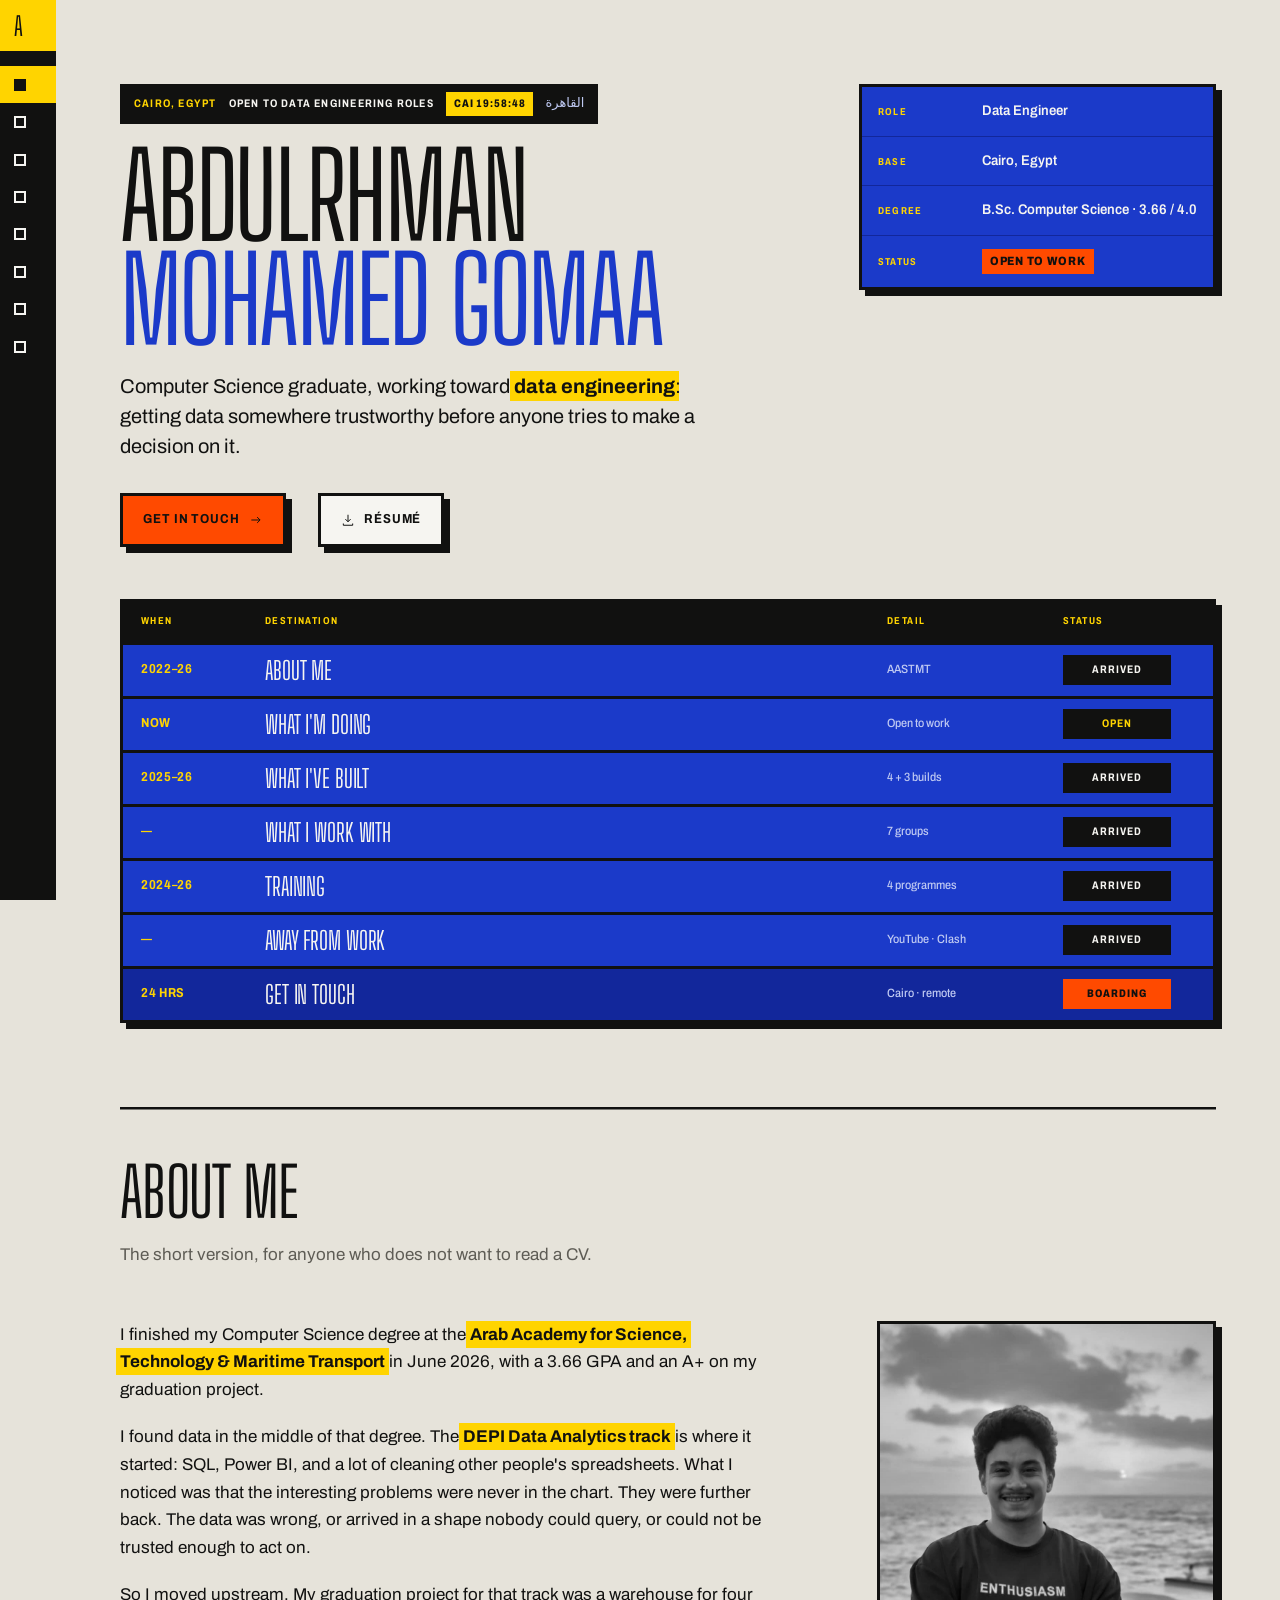
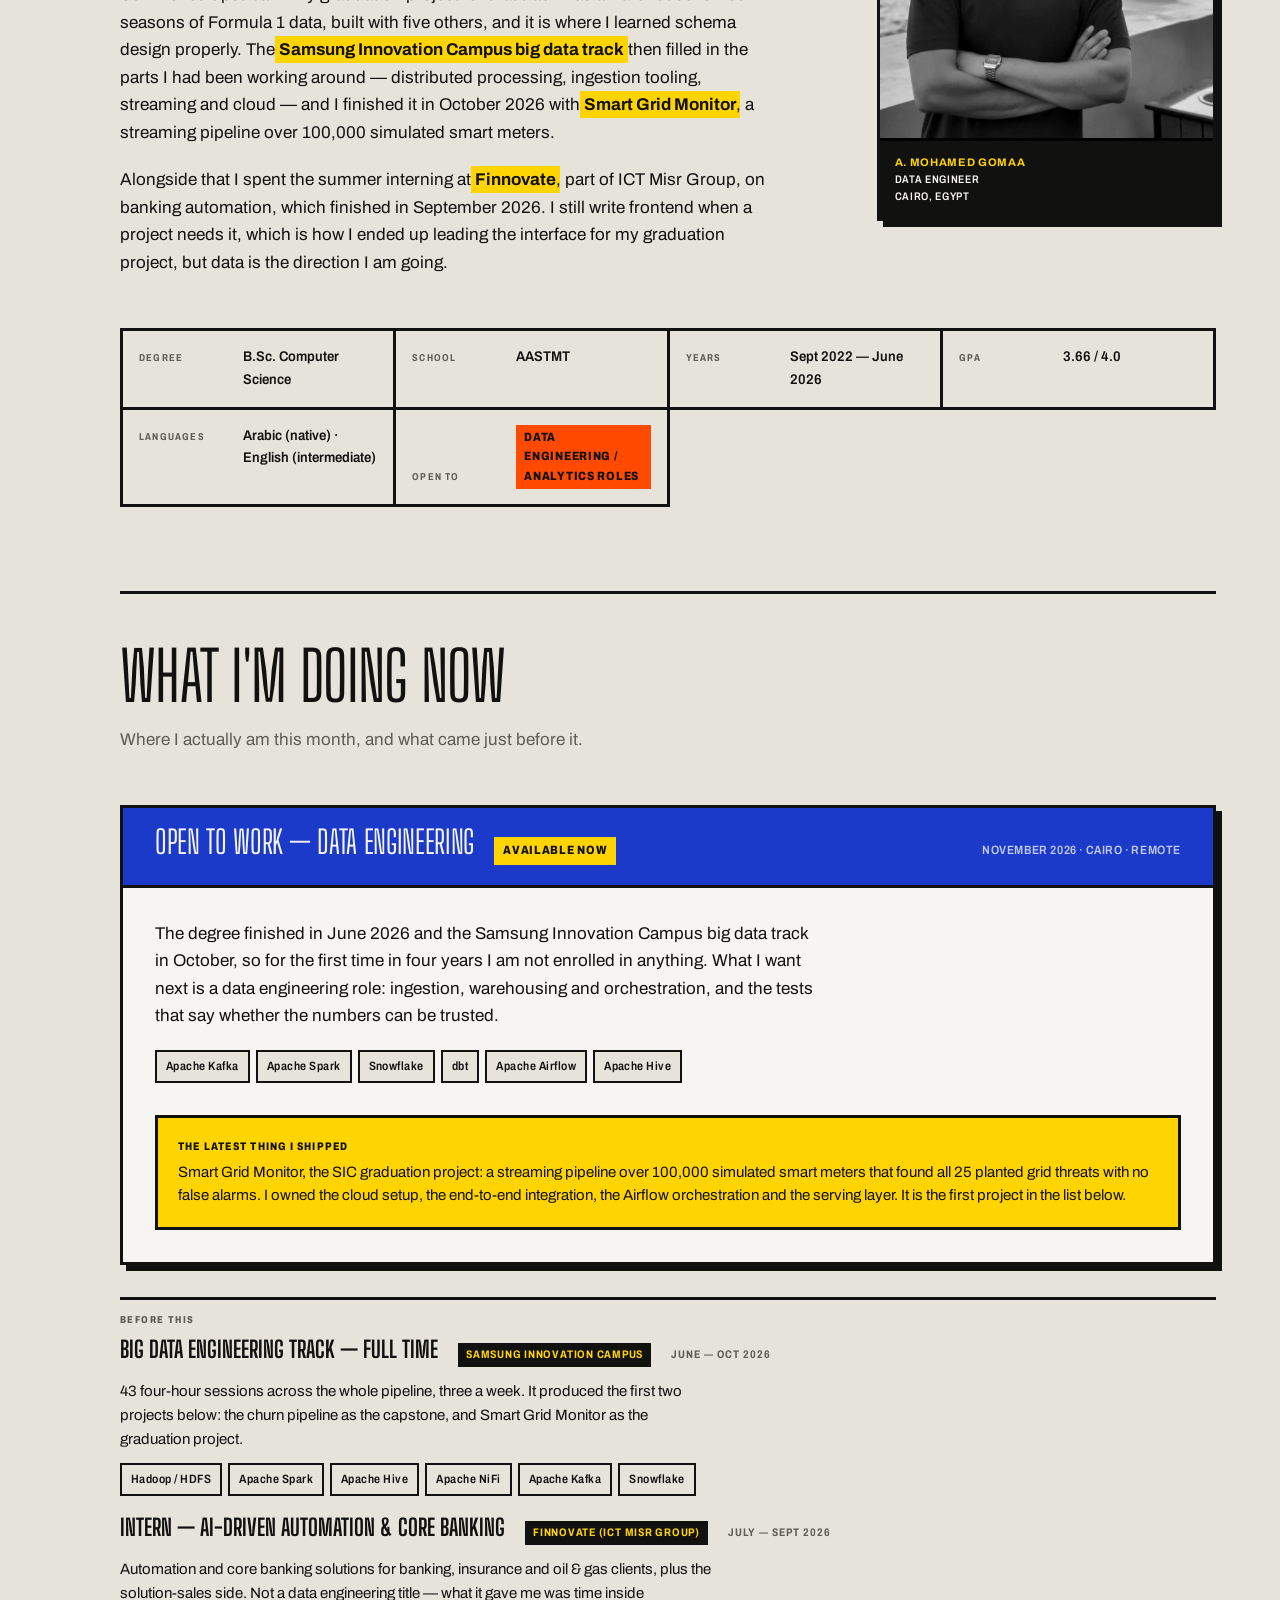
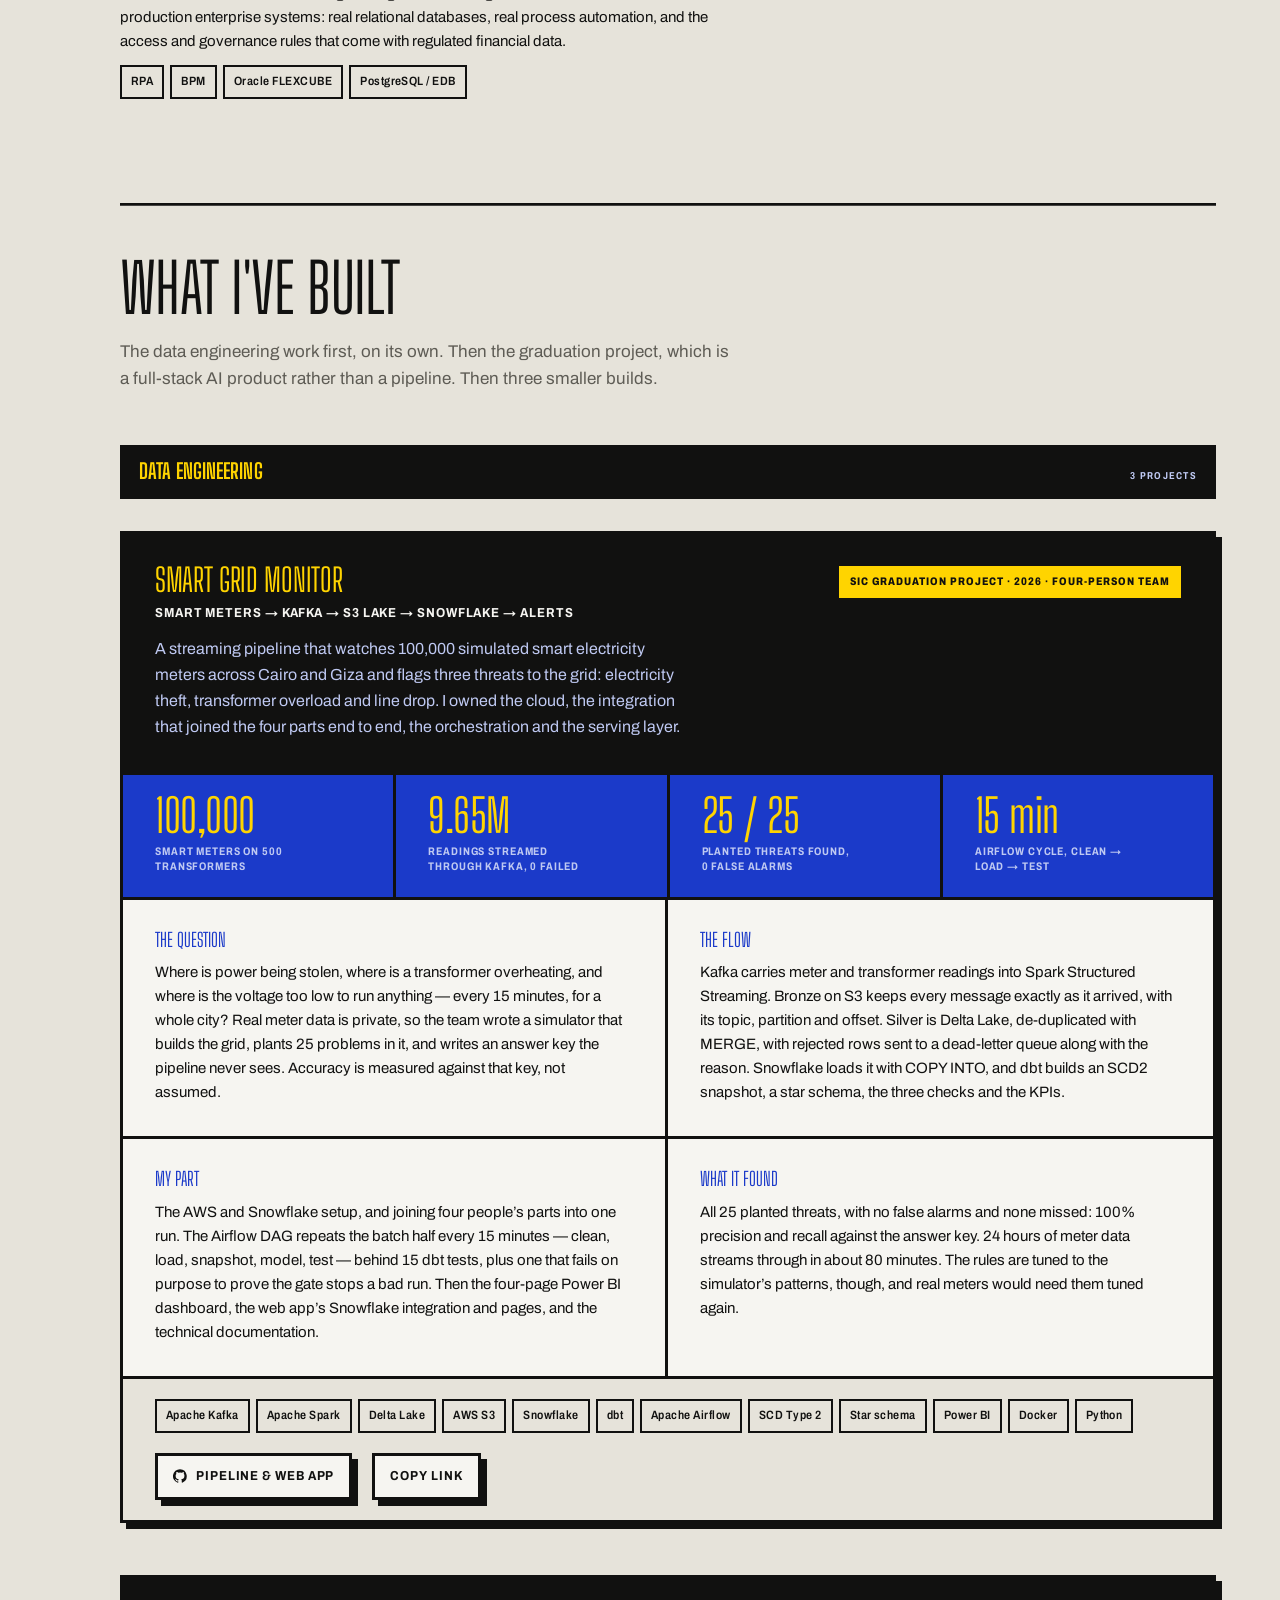
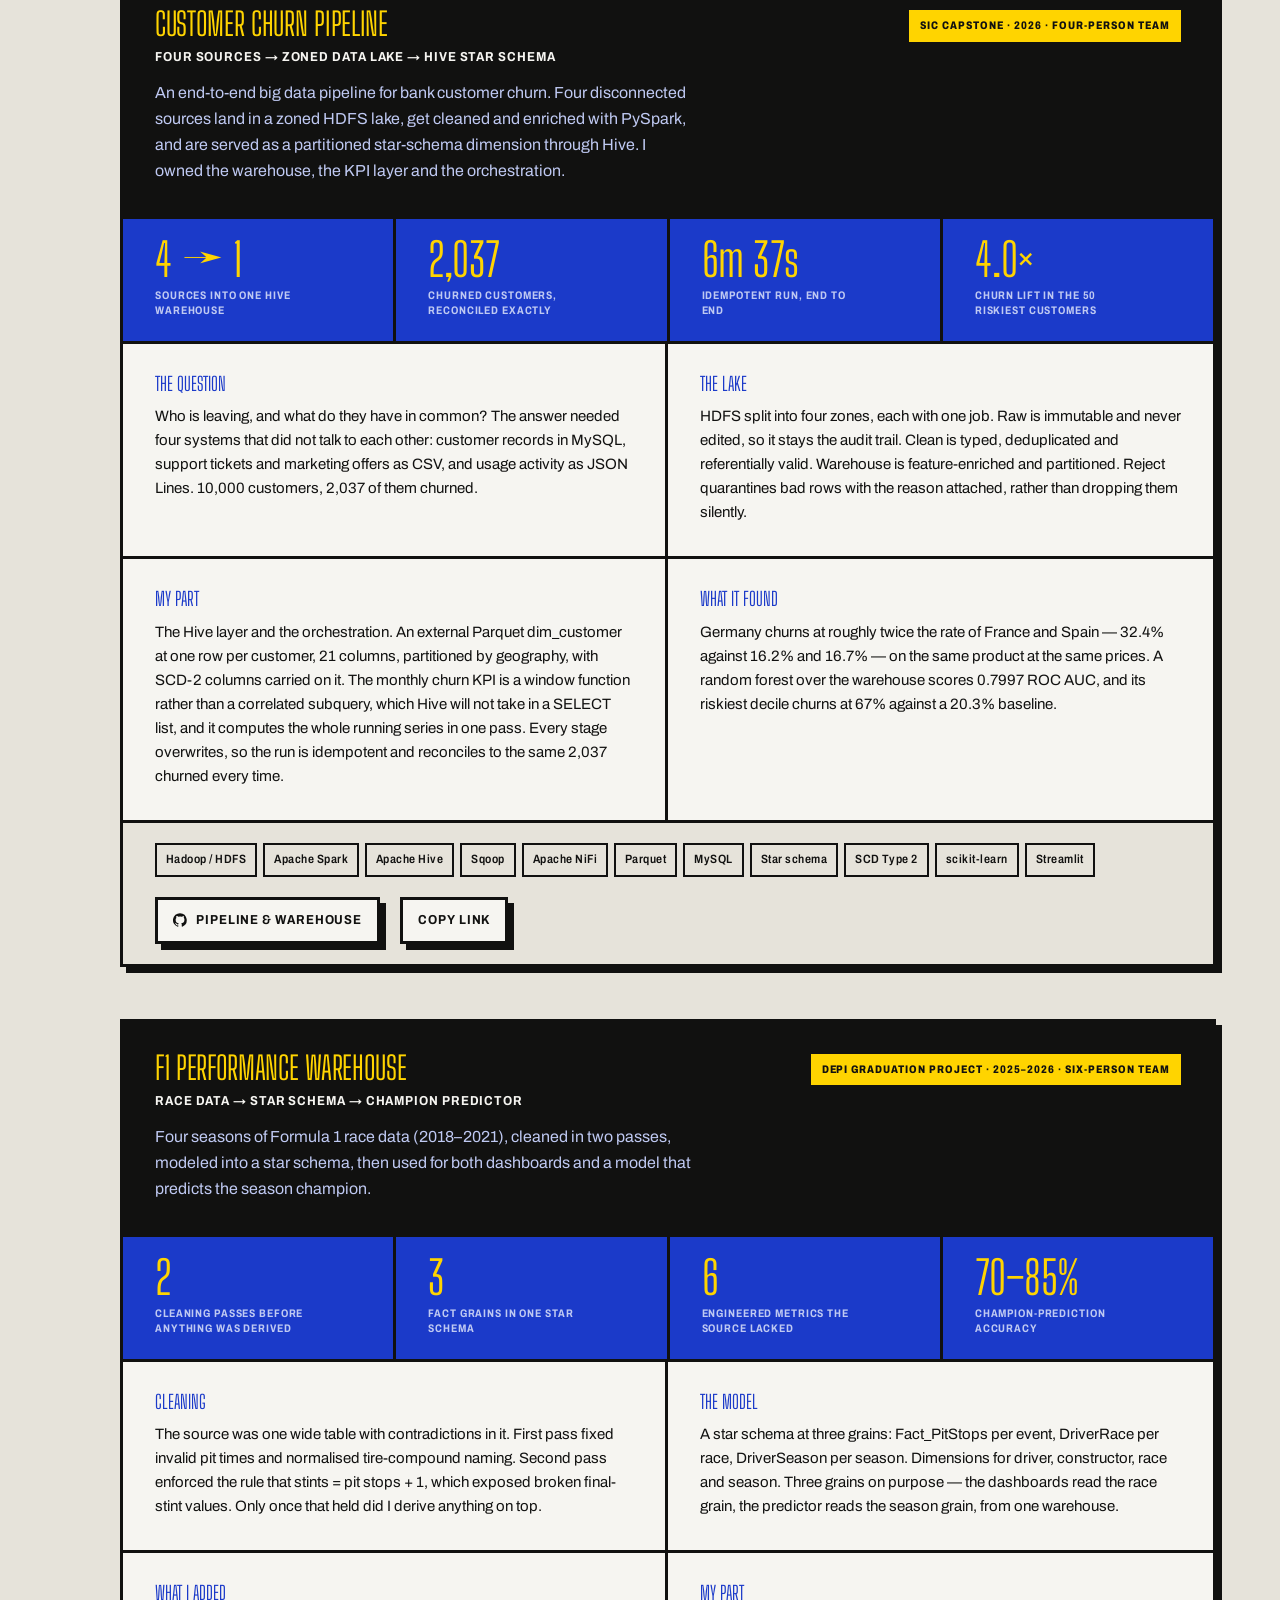
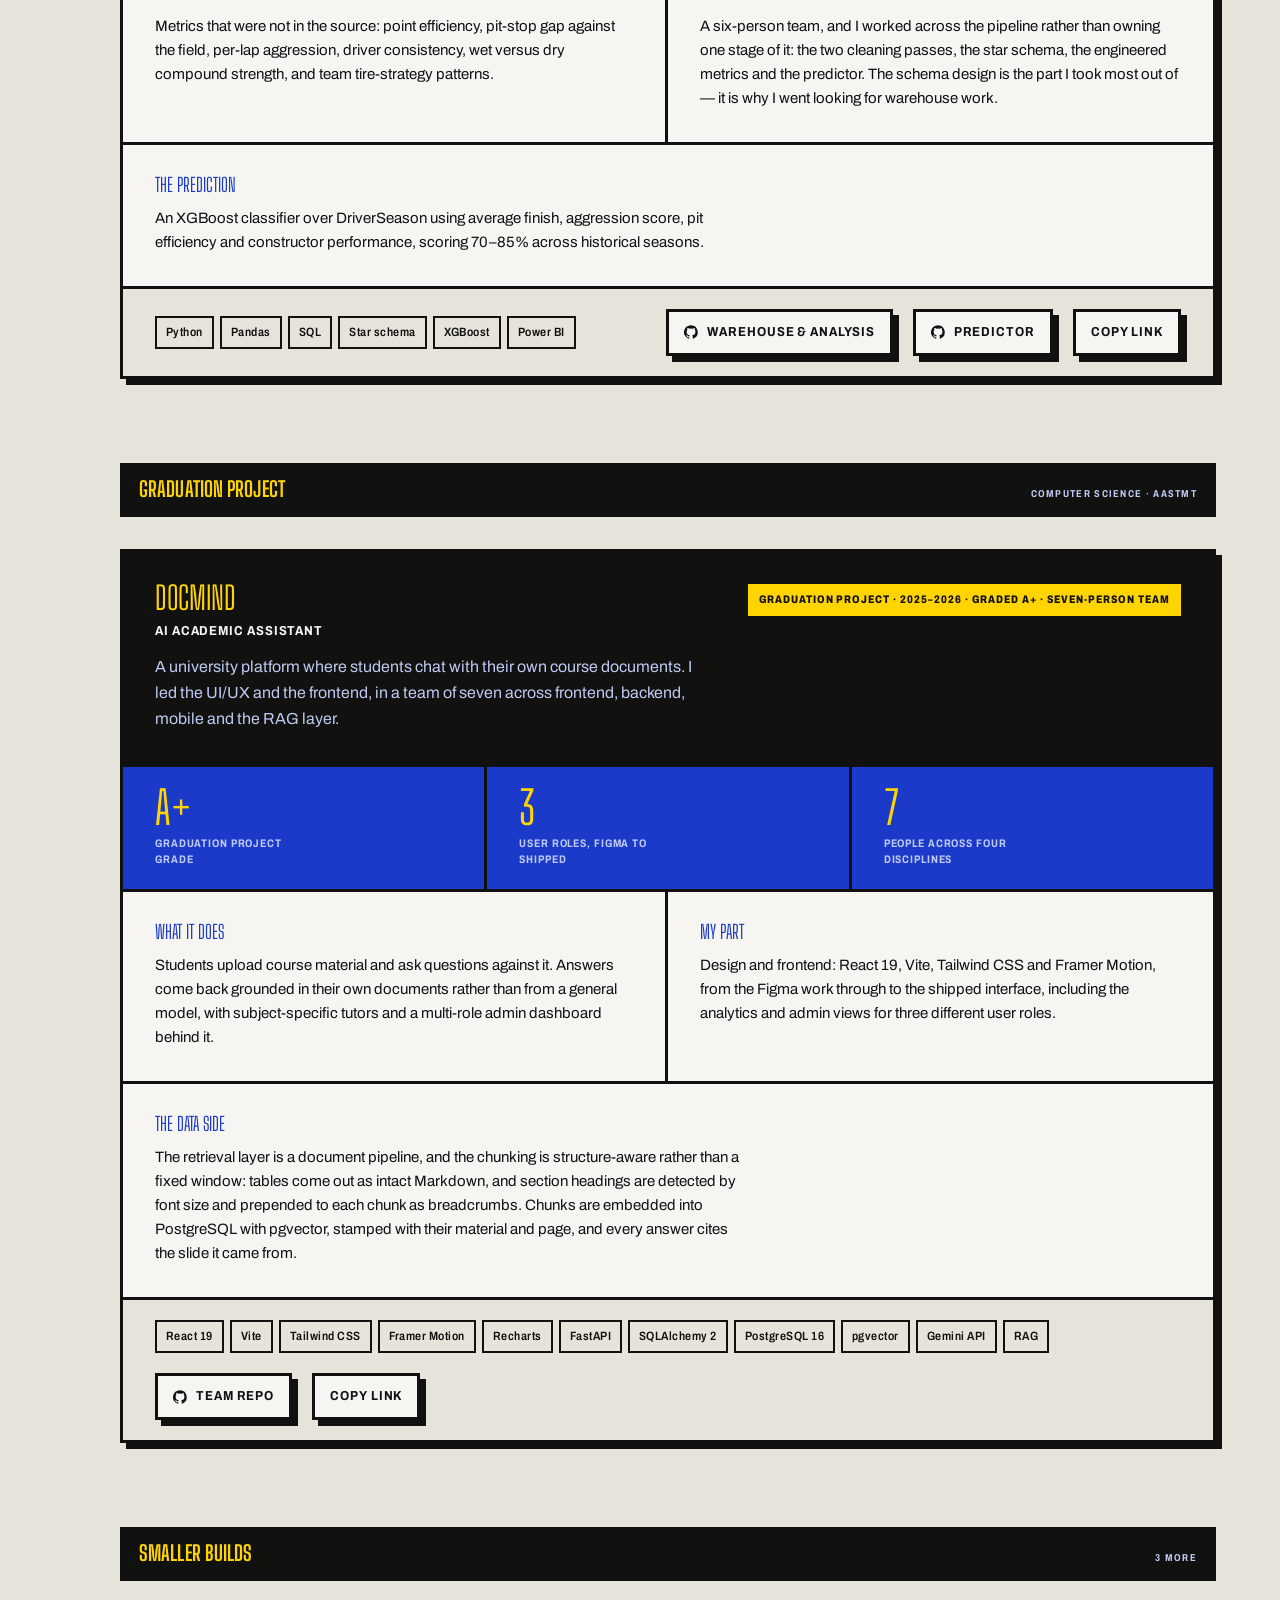
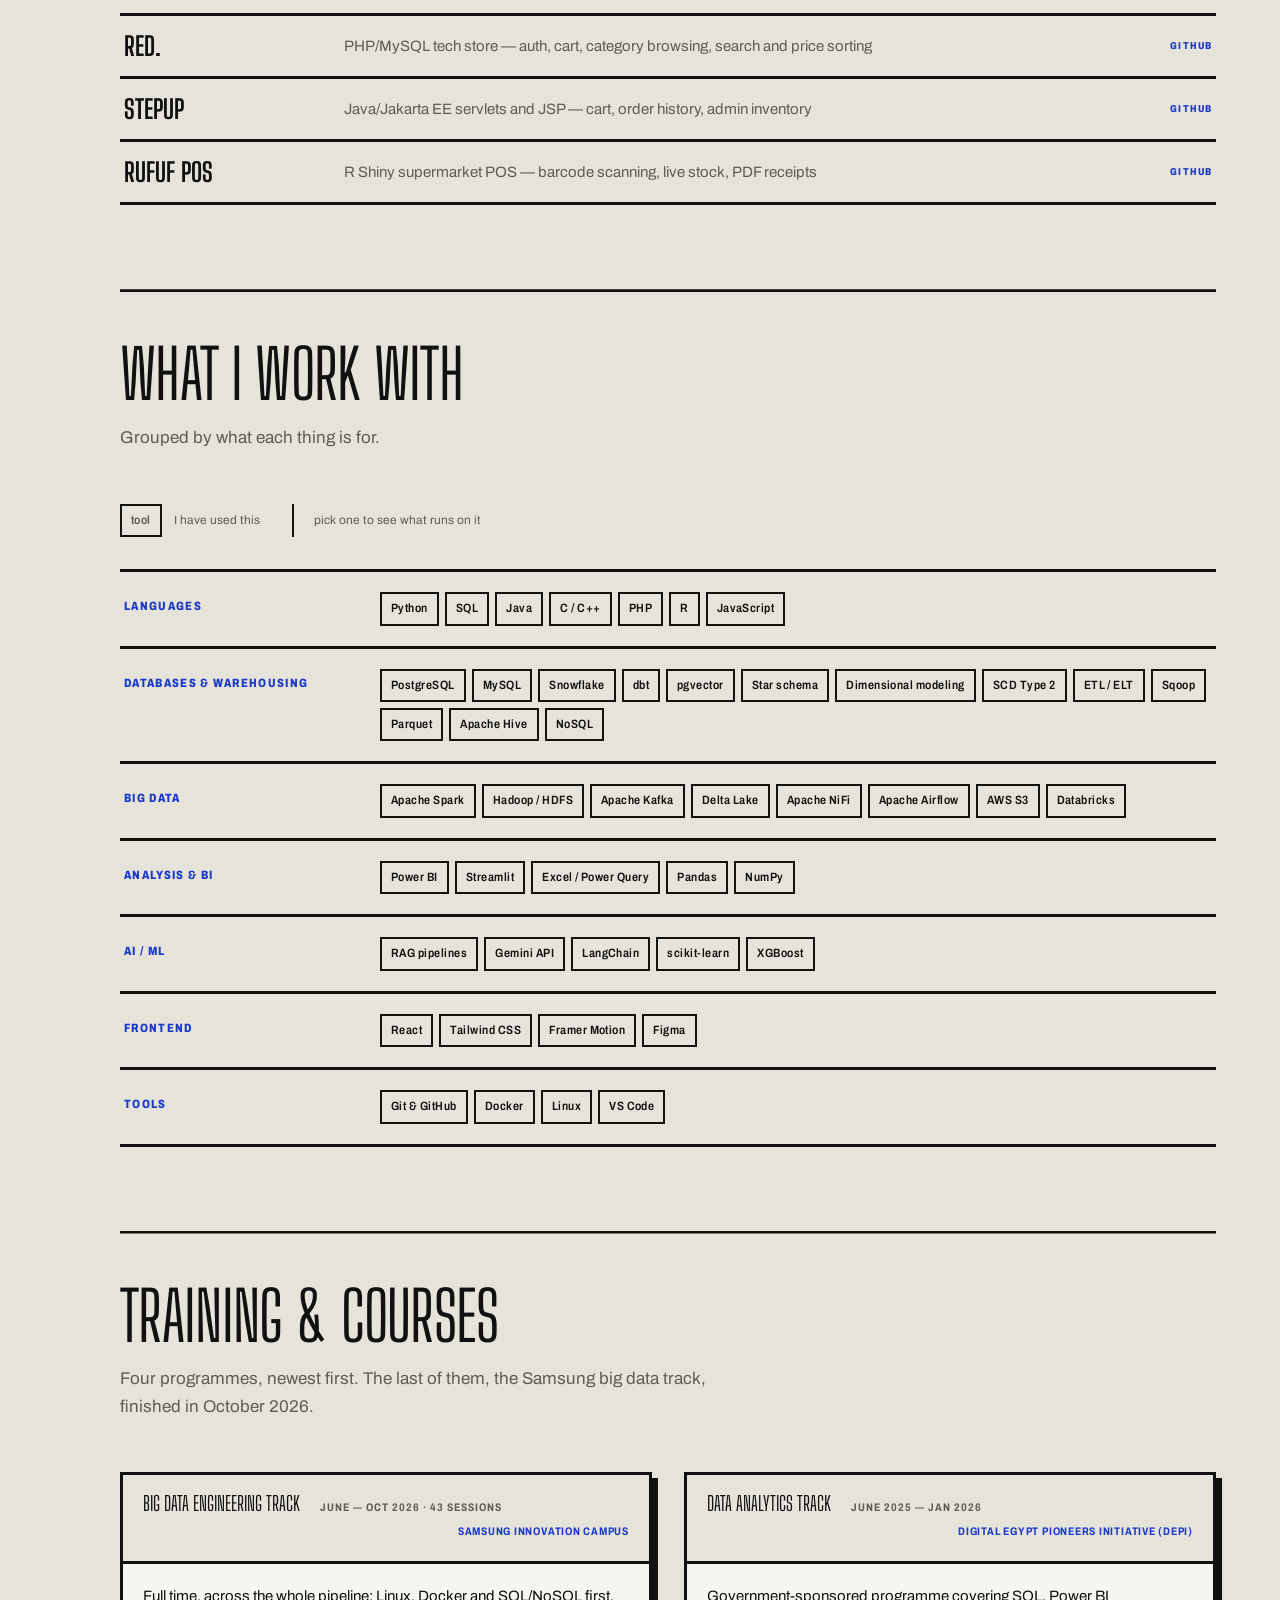
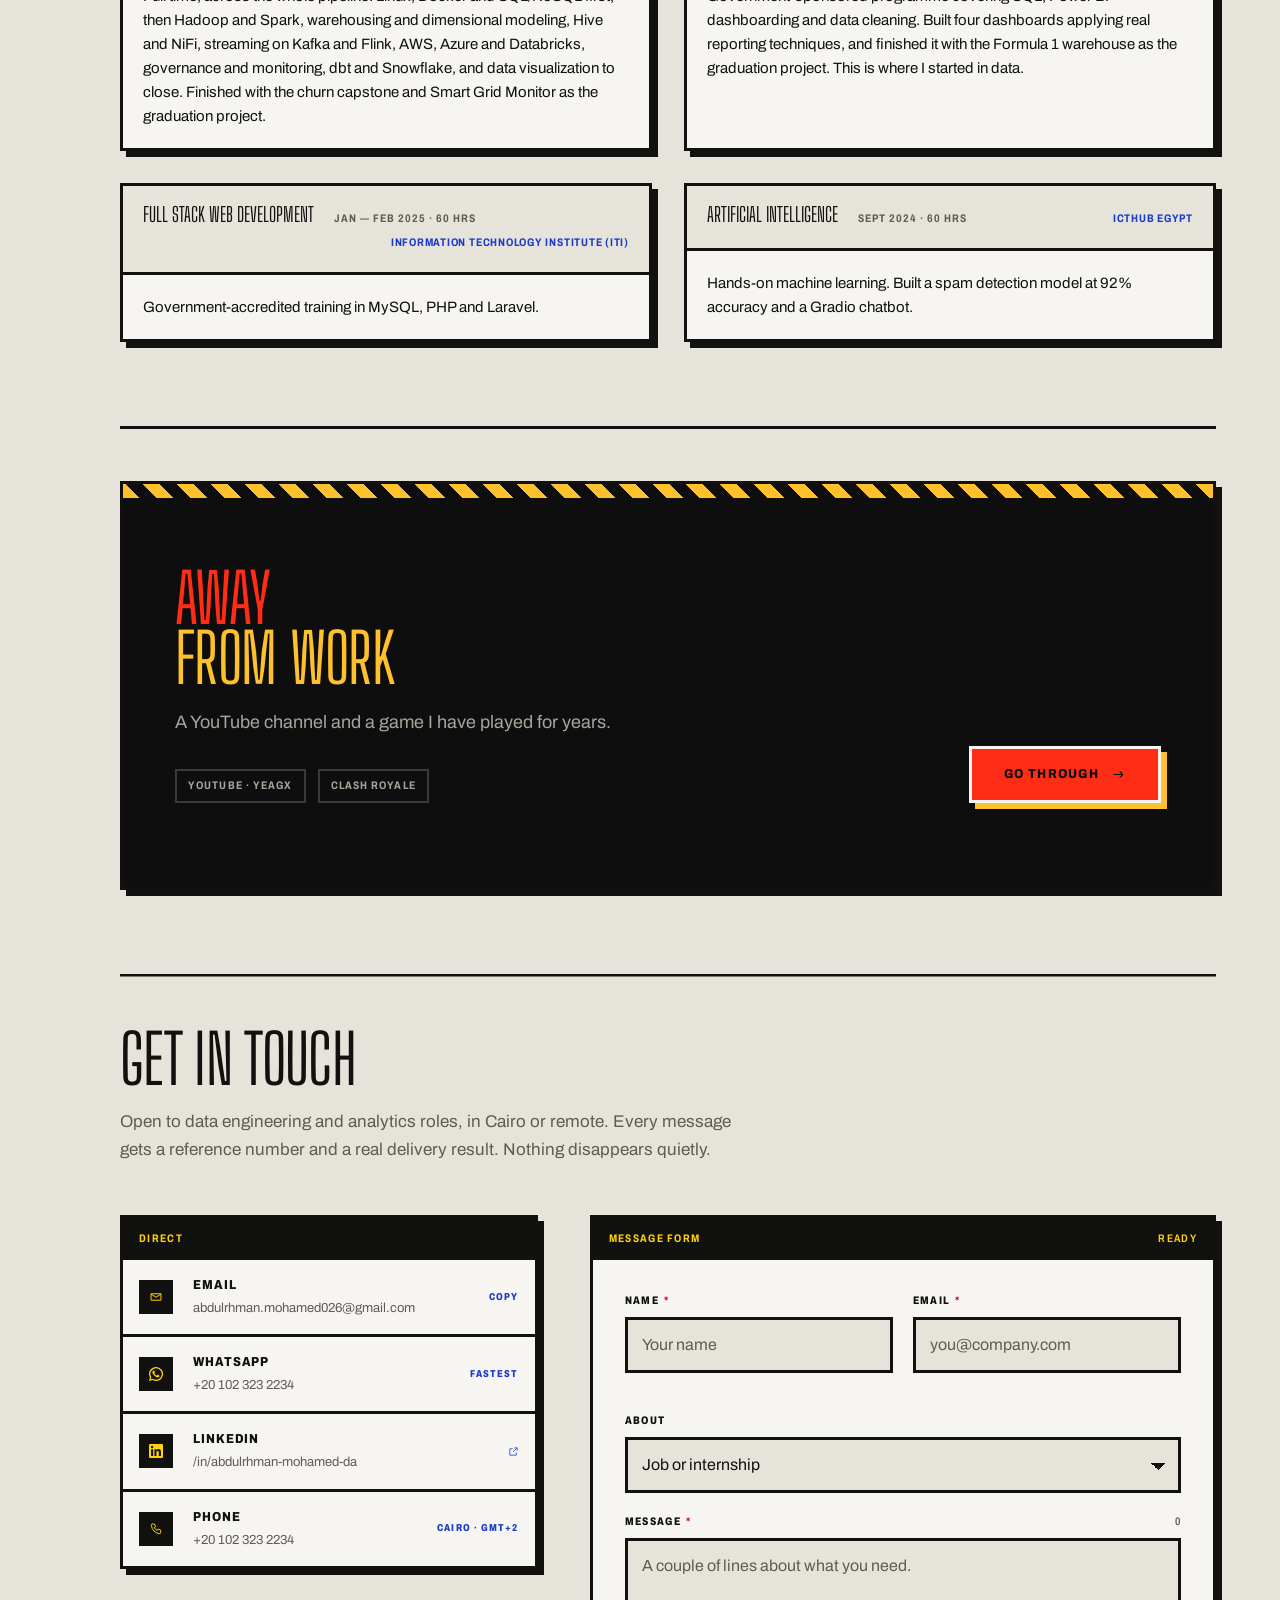
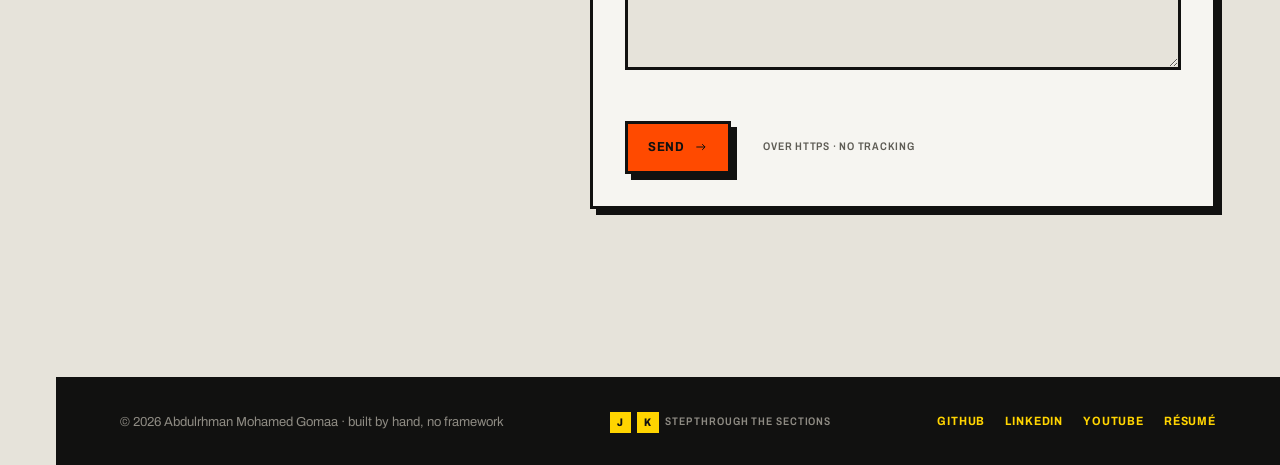
<file: index.html>
<!DOCTYPE html>
<html lang="en">

<head>
  <meta charset="UTF-8">
  <meta name="viewport" content="width=device-width, minimum-scale=1">
  <title>Abdulrhman Mohamed Gomaa — Data Engineer</title>
  <meta name="description"
    content="Data engineer in Cairo. Computer Science graduate and Samsung Innovation Campus big data alumnus, building streaming and batch pipelines on Kafka, Spark, Snowflake, dbt and Airflow.">
  <meta name="author" content="Abdulrhman Mohamed Gomaa">
  <meta name="theme-color" content="#E6E3DA">
  <link rel="canonical" href="https://abdulrhman-mohamed.vercel.app/">

  <meta property="og:type" content="website">
  <meta property="og:url" content="https://abdulrhman-mohamed.vercel.app/">
  <meta property="og:title" content="Abdulrhman Mohamed Gomaa — Data Engineer">
  <meta property="og:description" content="Computer Science graduate building a career in data engineering. Cairo, Egypt.">
  <meta property="og:image" content="https://abdulrhman-mohamed.vercel.app/Images/hero.png">
  <meta name="twitter:card" content="summary_large_image">

  <!-- Cross-document view transitions. Inline and early on purpose: an
       external sheet is discovered late behind the cross-origin font
       request, and the transition has a hard ~4s budget to first render.
       Nested in the media query so a visitor who asked for less motion
       gets a plain instant navigation instead. -->
  <style>
    @media (prefers-reduced-motion: no-preference) {
      @view-transition { navigation: auto; types: to-work; }
    }
  </style>

  <link rel="icon" href="Images/icon.ico" type="image/x-icon">
  <link rel="preconnect" href="https://fonts.googleapis.com">
  <link rel="preconnect" href="https://fonts.gstatic.com" crossorigin>
  <link rel="stylesheet"
    href="https://fonts.googleapis.com/css2?family=Big+Shoulders+Display:wght@400..900&family=Archivo:wdth,wght@62..125,400..800&display=swap">

  <link rel="stylesheet" href="CSS/core.css">
  <link rel="stylesheet" href="CSS/work.css">
  <link rel="stylesheet" href="CSS/transition.css">

  <!-- Prerender the other world on hover, so the transition never waits
       on the network. Matched by selector rather than path, so it holds
       on a GitHub Pages project subpath as well as at a domain root.
       youtube.js waits for activation before racing its proxies. -->
  <script type="speculationrules">
    {"prerender":[{"where":{"selector_matches":"a.door"},"eagerness":"moderate"}]}
  </script>
</head>

<body>
<!--
THESIS: This page is a plant floor for one engineer's work — panels bolted to
concrete, one job running now. It refuses the card-grid dev portfolio and the
yellow-on-white neo-brutalism that every generator ships.
OWN-WORLD: Concrete ground (#E6E3DA) with machine-blue fields (#1B3AC9) owning
whole regions, safety-yellow legends (#FFD400), hazard orange (#FF4A00) reserved
for the live job and the primary action. Every surface is a plate: 3px ink
keyline, 6px hard offset, zero radius, no blur. Plates press into the wall on
:active. Big Shoulders Display bolted over Archivo prose.
STORY: A recruiter reads the status board in one pass, sees what has arrived and
what is running, and takes the last row.
FIRST VIEWPORT: Stencil origin plate, the name at plate scale, one paragraph, two
pressable controls; the blue manifest plate right; the status board immediately
under, split-flapping into place.
FORM: neo-brutalism, plant-floor rendition — pinned by the user's brief, so no
concept roll was run.
FINISH: unreviewed and undocumented is unfinished; this build ends with the finish review, the verdict, DESIGN.md, and every shipping raster carrying its provenance
-->

  <svg width="0" height="0" style="position:absolute" aria-hidden="true">
    <defs>
      <symbol id="i-github" viewBox="0 0 24 24"><path fill="currentColor" d="M12 .3a12 12 0 0 0-3.8 23.4c.6.1.8-.3.8-.6v-2c-3.3.7-4-1.6-4-1.6-.6-1.4-1.4-1.8-1.4-1.8-1.1-.8.1-.7.1-.7 1.2 0 1.9 1.2 1.9 1.2 1.1 1.9 2.9 1.3 3.6 1 .1-.8.4-1.3.8-1.6-2.7-.3-5.5-1.3-5.5-5.9 0-1.3.5-2.4 1.2-3.2 0-.4-.5-1.6.2-3.2 0 0 1-.3 3.3 1.2a11.5 11.5 0 0 1 6 0C17.3 4.6 18.3 5 18.3 5c.7 1.6.2 2.8.1 3.2.8.8 1.2 1.9 1.2 3.2 0 4.6-2.8 5.6-5.5 5.9.5.4.9 1.1.9 2.3v3.3c0 .3.2.7.8.6A12 12 0 0 0 12 .3"/></symbol>
      <symbol id="i-linkedin" viewBox="0 0 24 24"><path fill="currentColor" d="M20.4 20.4h-3.6v-5.6c0-1.3 0-3-1.9-3s-2.1 1.4-2.1 2.9v5.7H9.3V9h3.4v1.6h.1a3.8 3.8 0 0 1 3.4-1.9c3.6 0 4.3 2.4 4.3 5.5zM5.3 7.4a2.1 2.1 0 1 1 2.1-2.1 2.1 2.1 0 0 1-2.1 2.1M7.1 20.4H3.5V9h3.6zM22.2 0H1.8A1.8 1.8 0 0 0 0 1.8v20.4A1.8 1.8 0 0 0 1.8 24h20.4a1.8 1.8 0 0 0 1.8-1.8V1.8A1.8 1.8 0 0 0 22.2 0"/></symbol>
      <symbol id="i-youtube" viewBox="0 0 24 24"><path fill="currentColor" d="M23.5 6.2a3 3 0 0 0-2.1-2.1C19.5 3.6 12 3.6 12 3.6s-7.5 0-9.4.5A3 3 0 0 0 .5 6.2 31 31 0 0 0 0 12a31 31 0 0 0 .5 5.8 3 3 0 0 0 2.1 2.1c1.9.5 9.4.5 9.4.5s7.5 0 9.4-.5a3 3 0 0 0 2.1-2.1A31 31 0 0 0 24 12a31 31 0 0 0-.5-5.8M9.6 15.6V8.4l6.3 3.6z"/></symbol>
      <symbol id="i-mail" viewBox="0 0 24 24"><path fill="none" stroke="currentColor" stroke-width="1.7" d="M3.5 6.5h17v11h-17z M3.5 7l8.5 5.5L20.5 7"/></symbol>
      <symbol id="i-phone" viewBox="0 0 24 24"><path fill="none" stroke="currentColor" stroke-width="1.7" stroke-linejoin="round" d="M6 3.5h3.5L11.5 8 9 9.5a12 12 0 0 0 5 5L15.5 12l4.5 2v4a2 2 0 0 1-2.2 2A17 17 0 0 1 4 5.7 2 2 0 0 1 6 3.5"/></symbol>
      <symbol id="i-wa" viewBox="0 0 24 24"><path fill="currentColor" d="M17.5 14.4c-.3-.2-1.8-.9-2-1s-.5-.1-.7.1-.8 1-1 1.2-.4.2-.7 0a8 8 0 0 1-2.4-1.5 9 9 0 0 1-1.6-2c-.2-.3 0-.5.1-.6l.5-.6.3-.5a.6.6 0 0 0 0-.6L9 6.7c-.2-.6-.5-.5-.7-.5h-.6a1.2 1.2 0 0 0-.8.4 3.4 3.4 0 0 0-1.1 2.6A6 6 0 0 0 7 12.4a13.5 13.5 0 0 0 5.2 4.6 17 17 0 0 0 1.7.6 4.2 4.2 0 0 0 1.9.1 3.1 3.1 0 0 0 2-1.4 2.5 2.5 0 0 0 .2-1.4c-.1-.2-.3-.3-.5-.5M12 0A12 12 0 0 0 1.7 18.1L0 24l6.1-1.6A12 12 0 1 0 12 0m0 21.8a9.8 9.8 0 0 1-5-1.4l-.4-.2-3.6 1 1-3.5-.2-.4A9.8 9.8 0 1 1 12 21.8"/></symbol>
      <symbol id="i-dl" viewBox="0 0 24 24"><path fill="none" stroke="currentColor" stroke-width="1.7" d="M12 3v12m0 0 4.5-4.5M12 15l-4.5-4.5M4 18v3h16v-3"/></symbol>
      <symbol id="i-ext" viewBox="0 0 24 24"><path fill="none" stroke="currentColor" stroke-width="1.7" d="M14 4h6v6M20 4l-9 9M18 14v6H4V6h6"/></symbol>
      <symbol id="i-arr" viewBox="0 0 24 24"><path fill="none" stroke="currentColor" stroke-width="1.7" d="M4 12h15m0 0-5-5m5 5-5 5"/></symbol>
      <symbol id="i-up" viewBox="0 0 24 24"><path fill="none" stroke="currentColor" stroke-width="1.7" d="M12 19V5m0 0-6 6m6-6 6 6"/></symbol>
    </defs>
  </svg>

  <a class="skip" href="#main">Skip to content</a>

  <!-- The index strip bolted down the plant wall. Static markup: the site
       navigates with JavaScript off, and the current-page state is correct
       at first paint, before any script runs. -->
  <nav class="rail" id="rail" aria-label="Sections">
    <div class="rail__top">
      <span class="rail__mark" aria-hidden="true">A</span>
      <span class="rail__name" id="railName"></span>
      <button class="menubt" id="menuBt" aria-label="Open section index" aria-expanded="false">
        <i></i><i></i><i></i>
      </button>
    </div>

    <ul class="rail__nav" id="railNav">
      <li><a class="rail__lnk on" href="#top" data-id="top" data-page="work" aria-current="true"><span class="rail__no"></span><span class="rail__txt">board</span></a></li>
      <li><a class="rail__lnk" href="#about" data-id="about" data-page="work"><span class="rail__no"></span><span class="rail__txt">about</span></a></li>
      <li><a class="rail__lnk" href="#now" data-id="now" data-page="work"><span class="rail__no"></span><span class="rail__txt">now</span></a></li>
      <li><a class="rail__lnk" href="#work" data-id="work" data-page="work"><span class="rail__no"></span><span class="rail__txt">work</span></a></li>
      <li><a class="rail__lnk" href="#toolkit" data-id="toolkit" data-page="work"><span class="rail__no"></span><span class="rail__txt">toolkit</span></a></li>
      <li><a class="rail__lnk" href="#learning" data-id="learning" data-page="work"><span class="rail__no"></span><span class="rail__txt">training</span></a></li>
      <li><a class="rail__lnk" href="play.html" data-id="personal" data-page="work"><span class="rail__no"></span><span class="rail__txt">away</span></a></li>
      <li><a class="rail__lnk" href="#contact" data-id="contact" data-page="work"><span class="rail__no"></span><span class="rail__txt">contact</span></a></li>
    </ul>

    <div class="rail__foot"><span id="railFoot"></span></div>
  </nav>

  <div class="msheet" id="mSheet">
    <a href="#top" data-id="top" data-page="work" class="on"><span></span>board</a>
    <a href="#about" data-id="about" data-page="work"><span></span>about</a>
    <a href="#now" data-id="now" data-page="work"><span></span>now</a>
    <a href="#work" data-id="work" data-page="work"><span></span>work</a>
    <a href="#toolkit" data-id="toolkit" data-page="work"><span></span>toolkit</a>
    <a href="#learning" data-id="learning" data-page="work"><span></span>training</a>
    <a href="play.html" data-id="personal" data-page="work"><span></span>away</a>
    <a href="#contact" data-id="contact" data-page="work"><span></span>contact</a>
    <a href="CV.pdf" download><span></span>résumé</a>
  </div>

  <div class="page">
    <main id="main">

      <!-- ================= HERO ================= -->
      <section class="hero wrap" id="top">
        <div class="hero__top">
          <div>
            <p class="hero__origin">
              <span>Cairo, Egypt</span>
              <b id="heroNow">—</b>
              <!-- The wall clock, filled by work.js. Left empty in the
                   markup and hidden while empty, so with scripts off the
                   origin line closes up rather than showing a dead slot. -->
              <span class="hero__clk num" id="heroClk"></span>
              <span class="ar" lang="ar" dir="rtl">القاهرة</span>
            </p>

            <h1>Abdulrhman<span class="two">Mohamed Gomaa</span></h1>

            <p class="hero__lede">
              Computer Science graduate, working toward <b>data engineering</b>: getting data somewhere
              trustworthy before anyone tries to make a decision on it.
            </p>

            <div class="hero__acts">
              <a href="#contact" class="bt bt--go">Get in touch <svg width="14" height="14" aria-hidden="true"><use href="#i-arr"/></svg></a>
              <a href="CV.pdf" download="Abdulrhman Mohamed Gomaa — CV.pdf" class="bt">
                <svg width="14" height="14" aria-hidden="true"><use href="#i-dl"/></svg> Résumé
              </a>
            </div>
          </div>

          <dl class="tblock" id="titleBlock"></dl>
        </div>

        <div class="board" id="board"></div>
      </section>

      <!-- ================= ABOUT ================= -->
      <section class="sheet wrap" id="about">
        <div class="rule"></div>
        <header class="shd">
          <h2>About me</h2>
          <p>The short version, for anyone who does not want to read a CV.</p>
        </header>

        <div class="about">
          <div>
            <p>I finished my Computer Science degree at the <strong>Arab Academy for Science, Technology &amp;
              Maritime Transport</strong> in June 2026, with a 3.66 GPA and an A+ on my graduation project.</p>

            <p>I found data in the middle of that degree. The <strong>DEPI Data Analytics track</strong> is where it
              started: SQL, Power BI, and a lot of cleaning other people's spreadsheets. What I noticed was that the
              interesting problems were never in the chart. They were further back. The data was wrong, or arrived in
              a shape nobody could query, or could not be trusted enough to act on.</p>

            <p>So I moved upstream. My graduation project for that track was a warehouse for four seasons of
              Formula 1 data, built with five others, and it is where I learned schema design properly. The
              <strong>Samsung Innovation Campus big data track</strong> then filled in the parts I had been working
              around — distributed processing, ingestion tooling, streaming and cloud — and I finished it in October
              2026 with <strong>Smart Grid Monitor</strong>, a streaming pipeline over 100,000 simulated smart meters.</p>

            <p>Alongside that I spent the summer interning at <strong>Finnovate</strong>, part of ICT Misr Group,
              on banking automation, which finished in September 2026. I still write frontend when a project needs it,
              which is how I ended up leading the interface for my graduation project, but data is the direction I am
              going.</p>
          </div>

          <figure class="port">
            <img src="Images/my photo.jpeg" alt="Abdulrhman Mohamed Gomaa" loading="lazy" decoding="async">
            <figcaption class="port__cap" id="portCap"></figcaption>
          </figure>
        </div>

        <dl class="facts" id="facts"></dl>
      </section>

      <!-- ================= NOW ================= -->
      <section class="sheet wrap" id="now">
        <div class="rule"></div>
        <header class="shd">
          <h2>What I'm doing now</h2>
          <p>Where I actually am this month, and what came just before it.</p>
        </header>
        <div class="blk" id="nowBlock"></div>
        <div class="past" id="past"></div>
      </section>

      <!-- ================= WORK ================= -->
      <section class="sheet wrap" id="work">
        <div class="rule"></div>
        <header class="shd">
          <h2>What I've built</h2>
          <p>The data engineering work first, on its own. Then the graduation project, which is a
            full-stack AI product rather than a pipeline. Then three smaller builds.</p>
        </header>

        <div id="projects"></div>
        <div class="grad" id="grad"></div>
        <div class="also" id="also"></div>
      </section>

      <!-- ================= TOOLKIT ================= -->
      <section class="sheet wrap" id="toolkit">
        <div class="rule"></div>
        <header class="shd">
          <h2>What I work with</h2>
          <p>Grouped by what each thing is for.</p>
        </header>

        <div class="kit__key">
          <i><span class="tg">tool</span> I have used this</i>
          <i class="kit__hint">pick one to see what runs on it</i>
        </div>

        <!-- What the current selection matched. role="status" so the
             count is announced rather than only drawn; it stays empty
             and hidden until something is actually selected. -->
        <div class="kit__sel" id="kitSel" role="status" aria-live="polite" hidden></div>

        <div class="kit" id="kit"></div>
      </section>

      <!-- ================= TRAINING ================= -->
      <section class="sheet wrap" id="learning">
        <div class="rule"></div>
        <header class="shd">
          <h2>Training &amp; courses</h2>
          <p>Four programmes, newest first. The last of them, the Samsung big data track, finished in
            October 2026.</p>
        </header>

        <div class="learn" id="courses"></div>
      </section>

      <!-- ================= THE DOORWAY =================
           The other world showing through a hole in the wall, and
           the shared element the page transition expands into the
           room. A real <a href>, so it works without JavaScript
           and in browsers with no view-transition support. -->
      <section class="sheet wrap" id="personal">
        <div class="rule"></div>

        <a class="door" href="play.html">
          <div class="door__in">
            <div>
              <h2>Away<em>from work</em></h2>
              <p>A YouTube channel and a game I have played for years.</p>
              <div class="door__what">
                <span>YouTube · YeagX</span>
                <span>Clash Royale</span>
              </div>
            </div>
            <span class="door__go">
              Go through <svg width="15" height="15" aria-hidden="true"><use href="#i-arr"/></svg>
            </span>
          </div>
        </a>
      </section>

      <!-- ================= CONTACT ================= -->
      <section class="sheet wrap" id="contact">
        <div class="rule"></div>
        <header class="shd">
          <h2>Get in touch</h2>
          <p>Open to data engineering and analytics roles, in Cairo or remote. Every message gets a reference
            number and a real delivery result. Nothing disappears quietly.</p>
        </header>

        <div class="sink">
          <div class="sink__col">
            <div class="blk">
              <div class="blk__hd">Direct</div>
              <div class="chans" id="chans"></div>
            </div>
          </div>

          <div class="blk">
            <div class="blk__hd">
              Message form
              <span class="r" id="formState" role="status" aria-live="polite">checking</span>
            </div>
            <div class="blk__bd">
              <form class="frm" id="cForm" novalidate>
                <div class="frm__pair">
                  <div class="fld">
                    <label for="cname">Name <span class="rq">*</span></label>
                    <input type="text" id="cname" name="name" autocomplete="name" placeholder="Your name" required>
                    <div class="fld__e" id="e-cname" aria-live="polite"></div>
                  </div>
                  <div class="fld">
                    <label for="cemail">Email <span class="rq">*</span></label>
                    <input type="email" id="cemail" name="email" autocomplete="email" placeholder="you@company.com" required>
                    <div class="fld__e" id="e-cemail" aria-live="polite"></div>
                  </div>
                </div>

                <div class="fld">
                  <label for="ctopic">About</label>
                  <select id="ctopic" name="topic">
                    <option>Job or internship</option>
                    <option>Freelance or project work</option>
                    <option>Collaboration</option>
                    <option>Question about a project</option>
                    <option>Something else</option>
                  </select>
                </div>

                <div class="fld">
                  <label for="cmsg">Message <span class="rq">*</span>
                    <span style="margin-left:auto" id="msgCount">0</span>
                  </label>
                  <textarea id="cmsg" name="message" placeholder="A couple of lines about what you need." required></textarea>
                  <div class="fld__e" id="e-cmsg" aria-live="polite"></div>
                </div>

                <div class="hp" aria-hidden="true">
                  <label for="company_website">Leave empty</label>
                  <input type="text" id="company_website" name="botcheck" tabindex="-1" autocomplete="off">
                </div>

                <div class="frm__ft">
                  <button type="submit" class="bt bt--go" id="sendBt">
                    Send <svg width="14" height="14" aria-hidden="true"><use href="#i-arr"/></svg>
                  </button>
                  <span class="frm__nt" id="formNote">over https · no tracking</span>
                </div>
              </form>

              <div class="rcpt" id="rcpt" hidden>
                <div class="rcpt__hd"><span class="m"></span><span id="rcptTitle">—</span></div>
                <div class="rcpt__bd" id="rcptBody"></div>
              </div>
            </div>
          </div>
        </div>
      </section>

    </main>

    <footer class="ft">
      <div class="wrap ft__in">
        <span>© <span id="yr"></span> Abdulrhman Mohamed Gomaa · built by hand, no framework</span>
        <!-- The jog only exists for someone with a keyboard, so it is
             only mentioned to someone who has one. -->
        <span class="ft__key"><kbd>j</kbd><kbd>k</kbd> step through the sections</span>
        <div class="ft__lnks">
          <a href="https://github.com/yeagx" target="_blank" rel="noopener">GitHub</a>
          <a href="https://www.linkedin.com/in/abdulrhman-mohamed-da" target="_blank" rel="noopener">LinkedIn</a>
          <a href="https://www.youtube.com/@YeagX" target="_blank" rel="noopener">YouTube</a>
          <a href="CV.pdf" download>Résumé</a>
        </div>
      </div>
    </footer>
  </div>

  <button class="up" id="up" aria-label="Back to top"><svg width="15" height="15" aria-hidden="true"><use href="#i-up"/></svg></button>

  <script src="js/data.js"></script>
  <script src="js/core.js"></script>
  <script src="js/work.js"></script>
  <script src="js/contact.js"></script>
</body>

</html>
</file>
<file: CSS/core.css>
/* =============================================================
   core.css — THE PLANT
   Tokens, the plate/press primitives, the type and spacing
   scales, and the shell both worlds share: rail, skip link,
   section headers, footer, back-to-top, browser surfaces.

   Palette lives here as tokens only. play.css inverts the
   tokens; it never touches structure. Everything below reads
   through var(), so the inversion is free.
   ============================================================= */

/* ---------- tokens ---------- */
:root {
  /* material */
  --ground:   #E6E3DA;   /* concrete: the default page surface   */
  --ink:      #111110;   /* keylines, offsets, prose, hard black */
  --paper:    #F6F5F1;   /* a lifted plate face                  */
  --field:    #1B3AC9;   /* machine blue: panels own the surface */
  --field-2:  #12279B;   /* pressed / darker blue                */
  --signal:   #FFD400;   /* safety yellow: legends and numerals  */
  --live:     #FF4A00;   /* RESERVED: the live job, the CTA      */
  --faint:    #5E5C55;   /* secondary prose                      */
  --fault:    #C40018;   /* a stopped job                        */
  --fault-in: #F6F5F1;   /* type on a fault field                */
  --ok:       #1B3AC9;   /* a good result                        */

  /* on a blue field */
  --on-field:  #F6F5F1;
  --on-field-2:#BFC9F2;

  /* construction */
  --rule: 3px;           /* keyline weight  */
  --drop: 6px;           /* hard offset     */
  --drop-in: 3px;        /* pressed offset  */

  /* space */
  --s1: 6px;  --s2: 12px; --s3: 20px;
  --s4: 32px; --s5: 52px; --s6: 84px;

  /* shell */
  --edge: 56px;
  --edge-open: 236px;
  --maxw: 1200px;
  --course: 54px;        /* one whole slat on the board */

  /* faces */
  --display: 'Big Shoulders Display', 'Archivo Narrow', system-ui, sans-serif;
  --text: 'Archivo', system-ui, -apple-system, sans-serif;

  /* --- chrome ---
     The shell is furniture, not room material: the rail, the sheet, the
     skip link, the footer and the back-to-top look identical in both
     worlds. Only the rooms invert. This is what keeps a visitor oriented
     across the transition, and it is why these are separate tokens
     rather than reads of --ink / --paper. play.css overrides exactly one
     of them, the accent, so the corridor nods to the room you are in. */
  --chrome:    #111110;
  --chrome-fg: #F6F5F1;
  --chrome-2:  #8E8B83;
  --chrome-hd: #FFD400;
  --chrome-hd-fg: #111110;
  --chrome-acc: #1B3AC9;

  /* --- the arcade ---
     The other room's material, defined once here so the doorway can
     quote it inside the plant and play.css can promote the same values
     to a whole room. Two files, one source; they cannot drift. */
  --arc-ground: #0E0E0E;
  --arc-paper:  #1C1C1C;
  --arc-ink:    #F6F5F1;
  --arc-line:   #3A3A38;
  --arc-red:    #FF2D16;
  --arc-red-2:  #C41F0C;
  --arc-gold:   #FFC12B;
  --arc-faint:  #A8A49B;

  color-scheme: light;
}

/* ---------- reset ---------- */
*, *::before, *::after { box-sizing: border-box; }

html {
  -webkit-text-size-adjust: 100%;
  scroll-behavior: smooth;
}

body {
  margin: 0;
  background: var(--ground);
  color: var(--ink);
  font-family: var(--text);
  font-size: 17px;
  line-height: 1.62;
  font-variation-settings: 'wdth' 100, 'wght' 400;
  -webkit-font-smoothing: antialiased;
  overflow-x: hidden;
}

img, svg, iframe { display: block; max-width: 100%; }
img { height: auto; }
button, input, select, textarea { font: inherit; color: inherit; }
h1, h2, h3, h4, p, dl, dd, dt, ul, figure { margin: 0; }
ul { padding: 0; list-style: none; }
a { color: inherit; }

/* ---------- type ---------- */
h1, h2, h3, h4, .dsp {
  font-family: var(--display);
  font-weight: 800;
  line-height: .88;
  letter-spacing: -.01em;
  text-transform: uppercase;
  text-wrap: balance;
}

h1 { font-size: clamp(56px, 10.5vw, 118px); letter-spacing: -.022em; }
h2 { font-size: clamp(38px, 6vw, 68px); }
h3 { font-size: clamp(24px, 3vw, 32px); }
h4 { font-size: 19px; letter-spacing: 0; }

/* the plant's legend: every label, status and column head */
.lg {
  font-family: var(--text);
  font-size: 11px;
  font-variation-settings: 'wdth' 82, 'wght' 700;
  letter-spacing: .11em;
  text-transform: uppercase;
  line-height: 1;
}

p { max-width: 66ch; }
strong, b { font-variation-settings: 'wdth' 100, 'wght' 700; }

.num { font-variant-numeric: tabular-nums; font-feature-settings: 'tnum' 1; }

/* ---------- the plate: every surface in both worlds ---------- */
.plate {
  background: var(--paper);
  border: var(--rule) solid var(--ink);
  box-shadow: var(--drop) var(--drop) 0 var(--ink);
  border-radius: 0;
}

.plate--field { background: var(--field); color: var(--on-field); }
.plate--ink   { background: var(--ink);   color: var(--paper); }

/* ---------- press: the whole feedback vocabulary ---------- */
.bt {
  display: inline-flex;
  align-items: center;
  gap: 9px;
  padding: 13px var(--s3);
  background: var(--paper);
  color: var(--ink);
  border: var(--rule) solid var(--ink);
  box-shadow: var(--drop) var(--drop) 0 var(--ink);
  font-size: 13px;
  font-variation-settings: 'wdth' 88, 'wght' 700;
  letter-spacing: .07em;
  text-transform: uppercase;
  text-decoration: none;
  cursor: pointer;
  transition: transform .1s steps(2), box-shadow .1s steps(2), background .1s steps(2);
}

.bt:hover { background: var(--signal); }

.bt:active,
.bt.is-press {
  transform: translate(var(--drop-in), var(--drop-in));
  box-shadow: var(--drop-in) var(--drop-in) 0 var(--ink);
}

/* RESERVED: primary action only */
.bt--go { background: var(--live); }
.bt--go:hover { background: var(--signal); }

.bt[disabled] {
  background: var(--ground);
  color: var(--faint);
  box-shadow: var(--drop) var(--drop) 0 var(--faint);
  border-color: var(--faint);
  cursor: not-allowed;
}
.bt[disabled]:hover { background: var(--ground); }
.bt[disabled]:active { transform: none; box-shadow: var(--drop) var(--drop) 0 var(--faint); }

/* Sprite symbols carry their own fill/stroke attributes against
   currentColor, so nothing here should override them. */
.bt svg { flex: 0 0 auto; }

/* ---------- tag: a stamped part number ---------- */
.tg {
  display: inline-block;
  padding: 5px 9px;
  background: var(--ground);
  border: 2px solid var(--ink);
  font-size: 12px;
  font-variation-settings: 'wdth' 86, 'wght' 600;
  letter-spacing: .04em;
  transition: background .1s steps(2), color .1s steps(2);
}

.tg--now {
  background: var(--signal);
  font-variation-settings: 'wdth' 86, 'wght' 800;
}

/* A tag is a stamped part number, and the same part turns up in
   several machines. Pointing at one lights every place it is used
   — the toolkit row, the current role, each project that runs on
   it — so the page shows its own wiring. JS only toggles the
   class; the colour is here (rule 8). */
.tg--hot {
  background: var(--field);
  color: var(--on-field);
  font-variation-settings: 'wdth' 86, 'wght' 800;
}

/* The toolkit's tags are real buttons: a part number selects a
   line, and the racks filter to what actually runs on it. */
button.tg {
  font-family: var(--text);
  line-height: inherit;
  border-radius: 0;
  appearance: none;
  cursor: pointer;
}
button.tg:hover { background: var(--signal); color: var(--ink); }

/* the selected part: the loudest a tag ever gets, and it outranks
   both the learning mark and the cross-highlight */
.tg--sel,
button.tg--sel:hover {
  background: var(--ink);
  color: var(--paper);
  font-variation-settings: 'wdth' 86, 'wght' 800;
}

/* Filtered out by a selection: still readable, still focusable,
   never hidden. The rack has not gone anywhere — it just is not
   the line you picked. No transition: the panel switches, it does
   not dissolve. */
.dim { opacity: .42; filter: grayscale(1); }

/* the one live thing, wherever it appears in prose */
.live {
  display: inline-block;
  padding: 3px 8px;
  background: var(--live);
  color: var(--ink);
  font-size: 12px;
  font-variation-settings: 'wdth' 86, 'wght' 800;
  letter-spacing: .06em;
  text-transform: uppercase;
}

.is-ok  { color: var(--ok); font-variation-settings: 'wdth' 88, 'wght' 700; }
.is-bad { color: var(--fault); font-variation-settings: 'wdth' 88, 'wght' 700; }

/* ---------- skip link ---------- */
.skip {
  position: fixed;
  left: calc(var(--edge) + var(--s2));
  z-index: 300;
  padding: 11px var(--s3);
  background: var(--chrome-hd);
  color: var(--chrome-hd-fg);
  border: var(--rule) solid var(--chrome);
  box-shadow: var(--drop) var(--drop) 0 var(--chrome);
  font-size: 12px;
  font-variation-settings: 'wdth' 88, 'wght' 700;
  letter-spacing: .08em;
  text-transform: uppercase;
  text-decoration: none;
  /* Parked off-screen rather than transformed: translateY(-200%) only
     clears the element's own height, which on the mobile top bar left
     it partly visible. */
  top: -200px;
}
.skip:focus { top: var(--s2); }

/* =============================================================
   THE RAIL — a bolted index strip down the plant wall.
   Markup is static in both documents so it works with JS off;
   core.js only decorates it.
   ============================================================= */
/* The rail is ALWAYS its open width and clipped down to the collapsed
   edge. Opening animates `clip-path`, which paints instead of laying
   out — animating `width` here would relayout the rail on every frame.
   It also keeps `.page`'s offset a static token, so nothing in the
   document moves when the rail opens. Clipped-away area is not
   hit-testable, so the collapsed strip is the only hover target. */
.rail {
  position: fixed;
  inset: 0 auto 0 0;
  z-index: 60;
  width: var(--edge-open);
  display: flex;
  flex-direction: column;
  background: var(--chrome);
  color: var(--chrome-fg);
  overflow: hidden;
  clip-path: inset(0 calc(var(--edge-open) - var(--edge)) 0 0);
  transition: clip-path .26s cubic-bezier(.2, 1, .3, 1);
}

.rail:hover, .rail:focus-within { clip-path: inset(0 0 0 0); }

/* ---------- the position gauge ----------
   How far through the document you are, read off the corridor
   wall. It is a pseudo-element on purpose: the rail's markup is
   byte-identical in both documents so the transition can hold it
   perfectly still, and a gauge is not worth spending that on.

   core.js's existing rAF scroll pass writes --prog (0–1) and
   nothing else — no colour ever enters JavaScript (rule 8). It
   reads --chrome-*, so the corridor looks the same in both rooms
   (rule 4). Deliberately untransitioned: it tracks the scroll
   frame by frame, and easing it would only make it lag. */
.rail::after {
  content: '';
  position: absolute;
  left: 0;
  top: var(--course);
  bottom: 0;
  z-index: 3;
  width: var(--rule);
  background: var(--chrome-hd);
  transform: scaleY(var(--prog, 0));
  transform-origin: 50% 0;
  pointer-events: none;
}

.rail__top {
  display: flex;
  align-items: center;
  gap: var(--s2);
  height: var(--course);
  flex: 0 0 auto;
  padding: 0 14px;
  background: var(--chrome-hd);
  color: var(--chrome-hd-fg);
  border-bottom: var(--rule) solid var(--chrome);
}

.rail__mark {
  font-family: var(--display);
  font-size: 26px;
  font-weight: 900;
  line-height: 1;
  flex: 0 0 auto;
}

.rail__name {
  font-size: 12px;
  font-variation-settings: 'wdth' 80, 'wght' 700;
  letter-spacing: .06em;
  text-transform: uppercase;
  white-space: nowrap;
  opacity: 0;
  transform: translateX(-8px);
  transition: opacity .16s linear, transform .24s cubic-bezier(.2, 1, .3, 1);
}
.rail:hover .rail__name,
.rail:focus-within .rail__name { opacity: 1; transform: none; }

.rail__nav {
  flex: 1 1 auto;
  padding: var(--s2) 0;
  overflow-y: auto;
  overflow-x: hidden;
}

.rail__lnk {
  display: flex;
  align-items: center;
  gap: 13px;
  padding: 9px 14px;
  text-decoration: none;
  white-space: nowrap;
  transition: background .1s steps(2), color .1s steps(2);
}

/* the punched hole: a rail item's only mark when collapsed */
.rail__no {
  flex: 0 0 auto;
  width: 12px;
  height: 12px;
  background: transparent;
  border: 2px solid var(--chrome-fg);
  transition: border-color .14s steps(2), background .14s steps(2),
              transform .2s cubic-bezier(.2, 1, .3, 1);
}
/* a bolt being turned */
.rail__lnk:hover .rail__no { transform: rotate(45deg); }

.rail__txt {
  font-size: 12px;
  font-variation-settings: 'wdth' 82, 'wght' 700;
  letter-spacing: .09em;
  text-transform: uppercase;
  opacity: 0;
  transform: translateX(-10px);
  transition: opacity .14s linear, transform .22s cubic-bezier(.2, 1, .3, 1);
}
.rail:hover .rail__txt,
.rail:focus-within .rail__txt { opacity: 1; transform: none; }

/* one slat lands after another, capped so the last is never a wait */
.rail:hover .rail__nav li:nth-child(1) .rail__txt,
.rail:focus-within .rail__nav li:nth-child(1) .rail__txt { transition-delay: .03s; }
.rail:hover .rail__nav li:nth-child(2) .rail__txt,
.rail:focus-within .rail__nav li:nth-child(2) .rail__txt { transition-delay: .05s; }
.rail:hover .rail__nav li:nth-child(3) .rail__txt,
.rail:focus-within .rail__nav li:nth-child(3) .rail__txt { transition-delay: .07s; }
.rail:hover .rail__nav li:nth-child(4) .rail__txt,
.rail:focus-within .rail__nav li:nth-child(4) .rail__txt { transition-delay: .09s; }
.rail:hover .rail__nav li:nth-child(5) .rail__txt,
.rail:focus-within .rail__nav li:nth-child(5) .rail__txt { transition-delay: .11s; }
.rail:hover .rail__nav li:nth-child(6) .rail__txt,
.rail:focus-within .rail__nav li:nth-child(6) .rail__txt { transition-delay: .13s; }
.rail:hover .rail__nav li:nth-child(7) .rail__txt,
.rail:focus-within .rail__nav li:nth-child(7) .rail__txt { transition-delay: .15s; }
.rail:hover .rail__nav li:nth-child(8) .rail__txt,
.rail:focus-within .rail__nav li:nth-child(8) .rail__txt { transition-delay: .17s; }

.rail__lnk:hover { background: var(--chrome-acc); }
.rail__lnk:hover .rail__no { border-color: var(--chrome-hd); }

.rail__lnk.on { background: var(--chrome-hd); color: var(--chrome-hd-fg); }
.rail__lnk.on .rail__no {
  background: var(--chrome-hd-fg);
  border-color: var(--chrome-hd-fg);
}

/* on the other world's page, its own entry is the current document */
.rail__lnk[aria-current="page"] {
  background: var(--live);
  color: var(--chrome-hd-fg);
}
.rail__lnk[aria-current="page"] .rail__no {
  background: var(--chrome-hd-fg);
  border-color: var(--chrome-hd-fg);
}

.rail__foot {
  flex: 0 0 auto;
  padding: 12px 14px;
  border-top: var(--rule) solid var(--chrome-acc);
  font-size: 10px;
  font-variation-settings: 'wdth' 80, 'wght' 700;
  letter-spacing: .1em;
  text-transform: uppercase;
  color: var(--chrome-hd);
  white-space: nowrap;
  opacity: 0;
  transition: opacity .16s linear .1s;
}
.rail:hover .rail__foot, .rail:focus-within .rail__foot { opacity: 1; }

/* the burger, only ever visible on the mobile top bar */
.menubt {
  display: none;
  margin-left: auto;
  width: 38px;
  height: 32px;
  padding: 0;
  background: var(--chrome);
  border: 2px solid var(--chrome);
  cursor: pointer;
  flex-direction: column;
  justify-content: center;
  align-items: center;
  gap: 4px;
}
.menubt i {
  display: block;
  width: 18px;
  height: 3px;
  background: var(--chrome-hd);
  transition: transform .2s cubic-bezier(.2, 1, .3, 1), opacity .14s linear;
}
.menubt[aria-expanded="true"] i:nth-child(1) { transform: translateY(7px) rotate(45deg); }
.menubt[aria-expanded="true"] i:nth-child(2) { opacity: 0; }
.menubt[aria-expanded="true"] i:nth-child(3) { transform: translateY(-7px) rotate(-45deg); }

/* the mobile sheet */
.msheet {
  display: none;
  position: fixed;
  top: var(--course);
  left: 0;
  right: 0;
  z-index: 59;
  max-height: calc(100dvh - var(--course));
  overflow-y: auto;
  background: var(--chrome);
  border-bottom: var(--rule) solid var(--chrome-hd);
}

.msheet a {
  display: flex;
  align-items: center;
  gap: 13px;
  padding: 15px var(--s3);
  border-bottom: 1px solid var(--chrome-acc);
  color: var(--chrome-fg);
  font-size: 13px;
  font-variation-settings: 'wdth' 82, 'wght' 700;
  letter-spacing: .09em;
  text-transform: uppercase;
  text-decoration: none;
}
.msheet a span {
  width: 11px; height: 11px;
  border: 2px solid var(--chrome-fg);
  flex: 0 0 auto;
}
.msheet a.on { background: var(--chrome-hd); color: var(--chrome-hd-fg); }
.msheet a.on span { background: var(--chrome-hd-fg); border-color: var(--chrome-hd-fg); }
.msheet a[aria-current="page"] { background: var(--live); color: var(--chrome-hd-fg); }
.msheet a[aria-current="page"] span {
  background: var(--chrome-hd-fg);
  border-color: var(--chrome-hd-fg);
}

/* =============================================================
   PAGE SHELL
   ============================================================= */
.page { margin-left: var(--edge); overflow-x: clip; }

.wrap {
  max-width: var(--maxw);
  margin: 0 auto;
  padding: 0 var(--s5);
}

/* padding-TOP, never the shorthand. Every section is also a .wrap,
   and `padding: x 0 0` here silently zeroes the horizontal gutter
   .wrap just set — which is invisible above 1200px, where the
   max-width's auto margins happen to stand in for it, and full-bleed
   everywhere below. The same trap applies to .hero and .off__hd. */
.sheet { padding-top: var(--s6); }
.sheet:last-of-type { padding-bottom: var(--s6); }

/* the section boundary: a bolted ink bar, not a hairline */
.rule {
  height: var(--rule);
  background: var(--ink);
  margin-bottom: var(--s5);
}

/* The keyline draws itself as you reach the section. This is NOT a
   third authored moment: it is the shell's own material one floor
   further down — a clip-path open on the same curve as the rail and
   the mobile sheet. Nothing else moves. No prose fades, no card
   staggers; the reading is identical, the building just bolts its
   own lines in as you walk past.

   core.js adds .draw only when motion is welcome, so with scripts
   off — or under reduced motion — every rule is simply present.
   Never hide content in CSS that JavaScript has to come back for. */
.rule.draw {
  clip-path: inset(0 100% 0 0);
  transition: clip-path .26s cubic-bezier(.2, 1, .3, 1);
}
.rule.draw.in { clip-path: inset(0 0 0 0); }

/* section header — more space above than below */
.shd { margin-bottom: var(--s5); }
.shd h2 { margin-bottom: var(--s3); }
.shd p {
  color: var(--faint);
  font-size: 17px;
  max-width: 62ch;
}

/* ---------- footer ---------- */
.ft {
  margin-top: var(--s6);
  padding: var(--s4) 0;
  background: var(--chrome);
  color: var(--chrome-fg);
  border-top: var(--rule) solid var(--chrome);
}

.ft__in {
  display: flex;
  flex-wrap: wrap;
  align-items: center;
  justify-content: space-between;
  gap: var(--s3);
  font-size: 13px;
}
.ft__in > span { color: var(--chrome-2); }

/* The jog's only signpost. It exists for a visitor with a keyboard,
   so it is only shown to one — on a touch device it is an
   instruction that cannot be followed. */
.ft__key { display: none; }

@media (hover: hover) and (pointer: fine) {
  .ft__key {
    display: inline-flex;
    align-items: center;
    gap: var(--s1);
    color: var(--chrome-2);
    font-size: 11px;
    font-variation-settings: 'wdth' 82, 'wght' 600;
    letter-spacing: .08em;
    text-transform: uppercase;
  }
}

.ft__key kbd {
  padding: 2px 7px;
  background: var(--chrome-hd);
  color: var(--chrome-hd-fg);
  font-family: var(--text);
  font-size: 11px;
  font-variation-settings: 'wdth' 82, 'wght' 800;
  line-height: 1.5;
}

.ft__lnks { display: flex; flex-wrap: wrap; gap: var(--s3); }
.ft__lnks a {
  color: var(--chrome-hd);
  font-variation-settings: 'wdth' 88, 'wght' 700;
  font-size: 12px;
  letter-spacing: .07em;
  text-transform: uppercase;
  text-decoration: none;
  border-bottom: 2px solid transparent;
}
.ft__lnks a:hover { border-bottom-color: var(--chrome-hd); }

/* ---------- back to top ---------- */
.up {
  position: fixed;
  right: var(--s4);
  bottom: var(--s4);
  z-index: 55;
  width: 50px;
  height: 50px;
  display: grid;
  place-items: center;
  padding: 0;
  background: var(--chrome-hd);
  color: var(--chrome-hd-fg);
  border: var(--rule) solid var(--chrome);
  box-shadow: var(--drop) var(--drop) 0 var(--chrome);
  cursor: pointer;
  opacity: 0;
  pointer-events: none;
  transition: opacity .16s steps(2), transform .1s steps(2), box-shadow .1s steps(2);
}
.up.show { opacity: 1; pointer-events: auto; }
.up:active {
  transform: translate(var(--drop-in), var(--drop-in));
  box-shadow: var(--drop-in) var(--drop-in) 0 var(--chrome);
}

/* =============================================================
   BROWSER SURFACES — the parts we did not draw still carry
   the design.
   ============================================================= */
::selection { background: var(--signal); color: var(--ink); }

:focus-visible {
  outline: var(--rule) solid var(--live);
  outline-offset: 2px;
}

* { scrollbar-width: thin; scrollbar-color: var(--ink) var(--ground); }

::-webkit-scrollbar { width: 13px; height: 13px; }
::-webkit-scrollbar-track { background: var(--ground); }
::-webkit-scrollbar-thumb { background: var(--ink); border: 3px solid var(--ground); }
::-webkit-scrollbar-thumb:hover { background: var(--field); }

/* =============================================================
   RESPONSIVE — narrow screens drop columns; the type holds.
   ============================================================= */
@media (max-width: 1080px) {
  .wrap { padding: 0 var(--s4); }
}

@media (max-width: 900px) {
  /* the rail lies down into a top bar */
  .rail {
    inset: 0 0 auto 0;
    width: 100%;
    height: var(--course);
    flex-direction: row;
    clip-path: none;
    border-bottom: var(--rule) solid var(--chrome);
  }
  .rail:hover, .rail:focus-within { clip-path: none; }
  /* The gauge lies down with the rail. Two changes it cannot do
     without: the collapsed bar is safety yellow end to end, so the
     wall's yellow fill would be invisible on it — it takes the
     accent instead, which is also the one chrome token the arcade
     re-points, so the bar nods to its room. And it runs along the
     TOP edge: at the foot it would sit directly on the bar's own
     3px bottom keyline and the two would read as one thick line. */
  .rail::after {
    top: 0;
    right: 0;
    bottom: auto;
    width: auto;
    height: var(--rule);
    background: var(--chrome-acc);
    transform: scaleX(var(--prog, 0));
    transform-origin: 0 50%;
  }
  .rail__top {
    flex: 1 1 auto;
    width: 100%;
    height: 100%;
    border-bottom: 0;
  }
  .rail__name { opacity: 1; }
  .rail__nav, .rail__foot { display: none; }
  .menubt { display: flex; }
  .msheet { display: none; }
  .msheet.open {
    display: block;
    animation: sheet-down .24s cubic-bezier(.2, 1, .3, 1) both;
  }
  /* the same material as the page transition, one floor down */
  @keyframes sheet-down {
    from { clip-path: inset(0 0 100% 0); }
    to   { clip-path: inset(0 0 0 0); }
  }

  .page { margin-left: 0; padding-top: var(--course); }
  .skip { left: var(--s2); }
  .skip:focus { top: calc(var(--course) + var(--s2)); }

  :root { --s6: 60px; --s5: 40px; }
}

@media (max-width: 620px) {
  .wrap { padding: 0 var(--s3); }
  :root { --drop: 5px; --s6: 48px; }
  .up { right: var(--s3); bottom: var(--s3); }
}

/* =============================================================
   REDUCED MOTION
   Note: the `*` selector does NOT reach ::view-transition-*
   pseudos. Those are handled in transition.css, which also
   gates the navigation opt-in itself.
   ============================================================= */
@media (prefers-reduced-motion: reduce) {
  html { scroll-behavior: auto; }
  *, *::before, *::after {
    animation-duration: .01ms !important;
    animation-iteration-count: 1 !important;
    transition-duration: .01ms !important;
  }
}
</file>
<file: CSS/work.css>
/* =============================================================
   work.css — the seven technical sections of THE PLANT.
   Structure and primitives come from core.css. Nothing here
   redefines a token; the palette is core's, unmodified.
   ============================================================= */

/* =============================================================
   HERO — the name bolted to the wall, the manifest beside it,
   the status board immediately under. No card holds any of it.
   ============================================================= */
/* padding-TOP only: .hero is also a .wrap, and the shorthand would
   zero the horizontal gutter .wrap just set. See the note on .sheet. */
.hero { padding-top: var(--s6); }

.hero__top {
  display: grid;
  grid-template-columns: minmax(0, 1fr) auto;
  gap: var(--s5);
  align-items: start;
  margin-bottom: var(--s5);
}

/* the origin line: a stencilled plate, the smallest thing on the page */
.hero__origin {
  display: inline-flex;
  align-items: center;
  gap: var(--s2);
  margin-bottom: var(--s3);
  padding: 8px 14px;
  background: var(--ink);
  color: var(--signal);
  font-size: 11px;
  font-variation-settings: 'wdth' 82, 'wght' 700;
  letter-spacing: .11em;
  text-transform: uppercase;
  max-width: none;
}
.hero__origin b {
  color: var(--paper);
  font-variation-settings: 'wdth' 82, 'wght' 700;
  font-variant-numeric: tabular-nums;
}
.hero__origin .ar {
  font-family: var(--text);
  font-size: 13px;
  letter-spacing: 0;
  text-transform: none;
  color: var(--on-field-2);
}

/* The wall clock — a lit readout stamped onto the origin plate.
   Empty in the markup and hidden while empty, so with scripts off
   the line closes up instead of showing a dead slot. */
.hero__clk {
  padding: 3px 8px;
  background: var(--signal);
  color: var(--ink);
  font-variation-settings: 'wdth' 80, 'wght' 800;
  letter-spacing: .08em;
  font-variant-numeric: tabular-nums;
}
.hero__clk:empty { display: none; }

h1 { margin-bottom: var(--s3); }
h1 .two { display: block; color: var(--field); }

.hero__lede {
  font-size: 20px;
  line-height: 1.5;
  max-width: 56ch;
  margin-bottom: var(--s4);
}
/* Highlighted prose. The yellow is spread with a box-shadow rather than
   padding: padding widens the inline box, which pushed a visible gap
   between the highlighted phrase and the punctuation after it. */
.hero__lede b,
.about strong {
  background: var(--signal);
  box-shadow: 0 0 0 4px var(--signal);
  -webkit-box-decoration-break: clone;
  box-decoration-break: clone;
  font-variation-settings: 'wdth' 100, 'wght' 700;
}

.hero__acts { display: flex; flex-wrap: wrap; gap: var(--s4); }

/* the manifest plate */
.tblock {
  background: var(--field);
  color: var(--on-field);
  border: var(--rule) solid var(--ink);
  box-shadow: var(--drop) var(--drop) 0 var(--ink);
  min-width: 320px;
}

.tblock__row {
  display: grid;
  grid-template-columns: 92px minmax(0, 1fr);
  gap: var(--s2);
  align-items: baseline;
  padding: 13px 16px;
  border-bottom: 1px solid var(--field-2);
  transition: background .1s steps(2), box-shadow .1s steps(2);
}
.tblock__row:last-child { border-bottom: 0; }

/* the read row marks itself with a keyline. An inset box-shadow,
   not a border: a real border would reflow the whole plate on
   hover, and the row is on a 1px internal rule already. */
.tblock__row:hover {
  background: var(--field-2);
  box-shadow: inset var(--rule) 0 0 var(--signal);
}

.tblock__row dt {
  font-size: 10px;
  font-variation-settings: 'wdth' 80, 'wght' 700;
  letter-spacing: .12em;
  text-transform: uppercase;
  color: var(--signal);
}
.tblock__row dd {
  font-size: 14px;
  font-variation-settings: 'wdth' 92, 'wght' 600;
}

/* =============================================================
   THE STATUS BOARD
   A bolted panel: one plate, heavy internal rules, whole slats.
   Exactly one row is live, and it inverts to hazard orange.
   ============================================================= */
.board {
  background: var(--field);
  border: var(--rule) solid var(--ink);
  box-shadow: var(--drop) var(--drop) 0 var(--ink);
  overflow: hidden;
}

.board__hd,
.brow {
  display: grid;
  grid-template-columns: 104px minmax(0, 1fr) 156px 132px;
  gap: var(--s3);
  align-items: center;
  padding: 0 18px;
}

.board__hd {
  height: 40px;
  background: var(--ink);
  color: var(--signal);
  font-size: 10px;
  font-variation-settings: 'wdth' 80, 'wght' 700;
  letter-spacing: .14em;
  text-transform: uppercase;
}

.brow {
  height: var(--course);
  border-top: var(--rule) solid var(--ink);
  color: var(--on-field);
  text-decoration: none;
  transition: background .1s steps(2);
}
.brow:hover { background: var(--field-2); }

/* the slat answers: the destination steps out of the rack and the
   status cell lights, exactly as a real board's does when its row
   is selected */
.brow:hover .brow__d { transform: translateX(var(--s1)); }
/* ...but never the live row. Exactly one thing on this page is
   running, and hovering it must not repaint that away (rule 1). */
.brow:hover .brow__s:not([data-s="live"]) {
  background: var(--signal);
  color: var(--ink);
}

.brow__t {
  font-size: 13px;
  font-variation-settings: 'wdth' 84, 'wght' 700;
  letter-spacing: .05em;
  text-transform: uppercase;
  color: var(--signal);
  font-variant-numeric: tabular-nums;
}

.brow__d {
  font-family: var(--display);
  font-size: 25px;
  font-weight: 800;
  line-height: 1;
  text-transform: uppercase;
  letter-spacing: -.005em;
  overflow: hidden;
  text-overflow: ellipsis;
  white-space: nowrap;
  transition: transform .1s steps(2);
}

.brow__n {
  font-size: 12px;
  font-variation-settings: 'wdth' 88, 'wght' 500;
  color: var(--on-field-2);
  overflow: hidden;
  text-overflow: ellipsis;
  white-space: nowrap;
}

/* the flap cell: fixed box so a scrambling glyph never reflows */
.brow__s {
  justify-self: start;
  min-width: 108px;
  padding: 6px 9px;
  background: var(--ink);
  color: var(--paper);
  font-size: 11px;
  font-variation-settings: 'wdth' 80, 'wght' 700;
  letter-spacing: .1em;
  text-transform: uppercase;
  font-variant-numeric: tabular-nums;
  text-align: center;
  transition: background .1s steps(2), color .1s steps(2);
}

.brow__s[data-s="done"] { color: var(--signal); }

/* rank by inversion: the live row is the loudest row on the page */
.brow__s[data-s="live"] {
  background: var(--live);
  color: var(--ink);
  font-variation-settings: 'wdth' 80, 'wght' 800;
}
.brow:has(.brow__s[data-s="live"]) { background: var(--field-2); }

.brow__s.stepping { color: var(--signal); }

/* =============================================================
   ABOUT — prose on bare concrete, the photograph as a plate,
   the facts as a ruled strip. No container around the reading.
   ============================================================= */
.about {
  display: grid;
  grid-template-columns: minmax(0, 1.35fr) minmax(0, .65fr);
  gap: var(--s5);
  align-items: start;
  margin-bottom: var(--s5);
}

.about p + p { margin-top: var(--s3); }

.port {
  background: var(--paper);
  border: var(--rule) solid var(--ink);
  box-shadow: var(--drop) var(--drop) 0 var(--ink);
}
.port img {
  width: 100%;
  aspect-ratio: 4 / 5;
  object-fit: cover;
  /* bias the crop upward so the frame keeps the head, not the pavement */
  object-position: 50% 18%;
  filter: grayscale(1) contrast(1.15);
  transition: filter .3s steps(3);
  border-bottom: var(--rule) solid var(--ink);
}
.port:hover img { filter: grayscale(0) contrast(1); }

.port__cap {
  padding: 13px 15px;
  background: var(--ink);
  color: var(--paper);
  font-size: 11px;
  font-variation-settings: 'wdth' 82, 'wght' 600;
  letter-spacing: .06em;
  line-height: 1.55;
  text-transform: uppercase;
}
.port__cap b { color: var(--signal); }

/* the facts strip — ruled cells directly on the concrete */
.facts {
  display: grid;
  grid-template-columns: repeat(auto-fit, minmax(260px, 1fr));
  border-top: var(--rule) solid var(--ink);
  border-left: var(--rule) solid var(--ink);
}
.facts .tblock__row {
  border: 0;
  border-right: var(--rule) solid var(--ink);
  border-bottom: var(--rule) solid var(--ink);
  padding: 15px 16px;
}
.facts .tblock__row dt { color: var(--faint); }
.facts .tblock__row dd { color: var(--ink); }

/* the same row response, on concrete instead of a blue field */
.facts .tblock__row:hover {
  background: var(--paper);
  box-shadow: inset var(--rule) 0 0 var(--signal);
}
.facts .tblock__row:hover dt { color: var(--ink); }

/* =============================================================
   BLOCK — the generic panel used by Now and Contact.
   ============================================================= */
.blk {
  background: var(--paper);
  border: var(--rule) solid var(--ink);
  box-shadow: var(--drop) var(--drop) 0 var(--ink);
}

.blk__hd {
  display: flex;
  align-items: center;
  gap: var(--s2);
  padding: 12px 16px;
  background: var(--ink);
  color: var(--signal);
  font-size: 11px;
  font-variation-settings: 'wdth' 80, 'wght' 700;
  letter-spacing: .12em;
  text-transform: uppercase;
}
.blk__hd .r {
  margin-left: auto;
  color: var(--paper);
  font-variation-settings: 'wdth' 80, 'wght' 600;
}
/* the state pill outranks its own header colour */
.blk__hd .r.is-ok  { color: var(--signal); }
.blk__hd .r.is-bad { color: #FF8A7A; }

.blk__bd { padding: var(--s4); }

/* ---------- the current role ---------- */
.now__hd {
  display: flex;
  flex-wrap: wrap;
  align-items: baseline;
  gap: var(--s2) var(--s3);
  padding: var(--s3) var(--s4);
  background: var(--field);
  color: var(--on-field);
  border-bottom: var(--rule) solid var(--ink);
}
.now__hd h3 { color: var(--paper); }
.now__hd .co {
  padding: 4px 9px;
  background: var(--signal);
  color: var(--ink);
  font-size: 12px;
  font-variation-settings: 'wdth' 86, 'wght' 800;
  letter-spacing: .06em;
  text-transform: uppercase;
}
.now__hd .wh {
  margin-left: auto;
  font-size: 12px;
  font-variation-settings: 'wdth' 86, 'wght' 600;
  letter-spacing: .05em;
  text-transform: uppercase;
  color: var(--on-field-2);
}

.now__bd { padding: var(--s4); }
.now__tools { display: flex; flex-wrap: wrap; gap: var(--s1); margin-top: var(--s3); }

.callout {
  margin-top: var(--s4);
  padding: var(--s3);
  background: var(--signal);
  border: var(--rule) solid var(--ink);
  font-size: 15px;
  line-height: 1.55;
}
.callout b {
  display: block;
  margin-bottom: 5px;
  font-size: 11px;
  font-variation-settings: 'wdth' 82, 'wght' 800;
  letter-spacing: .11em;
  text-transform: uppercase;
}

/* ---------- the role before this one ----------
   A ruled strip rather than a second panel: it is history, and it
   should not compete with the live block above it. */
.past {
  margin-top: var(--s4);
  border-top: var(--rule) solid var(--ink);
}
.past__hd {
  padding: 12px 0 10px;
  font-size: 10px;
  font-variation-settings: 'wdth' 80, 'wght' 800;
  letter-spacing: .14em;
  text-transform: uppercase;
  color: var(--faint);
}
.past__row {
  padding: 0 0 var(--s3);
}
.past__who {
  display: flex;
  flex-wrap: wrap;
  align-items: baseline;
  gap: var(--s1) var(--s3);
  margin-bottom: var(--s2);
}
.past__who b {
  font-family: var(--display);
  font-size: 23px;
  font-weight: 800;
  line-height: 1;
  text-transform: uppercase;
  transition: color .1s steps(2);
}
/* history answers more quietly than the live block above it */
.past__row:hover .past__who b { color: var(--field); }
.past__who .co {
  padding: 3px 8px;
  background: var(--ink);
  color: var(--signal);
  font-size: 11px;
  font-variation-settings: 'wdth' 84, 'wght' 700;
  letter-spacing: .07em;
  text-transform: uppercase;
}
.past__row p { font-size: 15px; line-height: 1.6; }
.past__row .now__tools { margin-top: var(--s2); }

/* ---------- the rack label ----------
   A group label bolted flat to the wall: it names a set of projects,
   which is information, not an eyebrow over a heading. Deliberately
   has no offset — the plates below it carry the depth, and stacking
   two shadows reads as clutter. */
.grp {
  display: flex;
  flex-wrap: wrap;
  align-items: baseline;
  gap: var(--s1) var(--s3);
  padding: 12px 16px;
  margin-bottom: var(--s4);
  background: var(--ink);
  color: var(--signal);
  border: var(--rule) solid var(--ink);
}
.grp b {
  font-family: var(--display);
  font-size: 21px;
  font-weight: 800;
  line-height: 1;
  text-transform: uppercase;
  letter-spacing: .005em;
}
.grp span {
  margin-left: auto;
  font-size: 10px;
  font-variation-settings: 'wdth' 80, 'wght' 700;
  letter-spacing: .13em;
  text-transform: uppercase;
  color: var(--on-field-2);
  font-variant-numeric: tabular-nums;
}

/* each rack gets a clear gap from the one above it */
.grad, .also { margin-top: var(--s6); }

/* =============================================================
   WORK — each project is a plate with an ink header and a
   two-cell stage body. The smaller builds are a quiet ruled
   stack underneath, so the section breathes after the density.
   ============================================================= */
/* The card is the largest thing on the page, so it answers when you
   reach for it. The plate LIFTS off the wall — the exact inverse of
   the press that every button already does, one step out instead of
   one step in. Both offsets are derived from the two construction
   tokens, so this follows --drop down to 5px at the narrow
   breakpoint rather than pretending 9px is a real dimension.
   Still one plate: no new container, no radius, no blur (rule 3). */
.prj {
  background: var(--paper);
  border: var(--rule) solid var(--ink);
  box-shadow: var(--drop) var(--drop) 0 var(--ink);
  margin-bottom: var(--s5);
  transition: transform .09s steps(2), box-shadow .09s steps(2);
  /* each build has its own id, so a deep link has to land it clear
     of the top edge rather than jammed against it */
  scroll-margin-top: var(--s3);
}
.prj:last-child { margin-bottom: 0; }

.prj:hover,
.prj:focus-within {
  transform: translate(calc(var(--drop-in) * -1), calc(var(--drop-in) * -1));
  box-shadow: calc(var(--drop) + var(--drop-in)) calc(var(--drop) + var(--drop-in)) 0 var(--ink);
}

.prj__hd {
  display: grid;
  grid-template-columns: minmax(0, 1fr) auto;
  gap: var(--s3);
  align-items: start;
  padding: var(--s4);
  background: var(--ink);
  color: var(--paper);
  border-bottom: var(--rule) solid var(--ink);
}
.prj__hd h3 { color: var(--signal); margin-bottom: 9px; }

.prj__sub {
  font-size: 13px;
  font-variation-settings: 'wdth' 88, 'wght' 700;
  letter-spacing: .07em;
  text-transform: uppercase;
  color: var(--paper);
  margin-bottom: var(--s2);
}
.prj__lead { font-size: 16px; color: var(--on-field-2); max-width: 60ch; }

.prj__meta {
  padding: 7px 11px;
  background: var(--signal);
  color: var(--ink);
  font-size: 11px;
  font-variation-settings: 'wdth' 82, 'wght' 800;
  letter-spacing: .09em;
  text-transform: uppercase;
  white-space: nowrap;
}

.prj__body {
  display: grid;
  grid-template-columns: repeat(2, minmax(0, 1fr));
  border-bottom: var(--rule) solid var(--ink);
}
.prj__cell {
  padding: var(--s4);
  border-right: var(--rule) solid var(--ink);
  border-bottom: var(--rule) solid var(--ink);
}
.prj__cell:nth-child(2n) { border-right: 0; }
.prj__cell:nth-last-child(-n+2):nth-child(2n+1),
.prj__cell:last-child { border-bottom: 0; }
/* an odd stage out takes the whole row rather than leaving a blank
   plate beside it */
.prj__cell:last-child:nth-child(2n+1) { grid-column: 1 / -1; border-right: 0; }
.prj__cell h4 {
  margin-bottom: var(--s2);
  color: var(--field);
}
.prj__cell p { font-size: 15px; line-height: 1.6; }

/* The readout strip: a build's counters, printed the way the board
   prints its own — machine blue, yellow numerals, a keyline between
   each. The keylines come from the gap: the strip is ink and every
   counter is a blue cell laid on it, so a rule sits between each pair
   however the row wraps. Flex rather than grid, so a short last row
   stretches across instead of leaving an empty ink cell behind. */
.prj__gauge {
  display: flex;
  flex-wrap: wrap;
  gap: var(--rule);
  background: var(--ink);
  border-bottom: var(--rule) solid var(--ink);
}
.prj__gauge > div {
  flex: 1 1 170px;
  display: flex;
  /* the figure prints above what it counts; the markup keeps the
     legend first so it is read as a term and its value */
  flex-direction: column-reverse;
  justify-content: flex-end;
  gap: 8px;
  padding: var(--s3) var(--s4) 22px;
  background: var(--field);
}
.prj__gauge dd {
  font-family: var(--display);
  font-size: clamp(34px, 4.2vw, 46px);
  font-weight: 800;
  line-height: .9;
  letter-spacing: -.01em;
  color: var(--signal);
  white-space: nowrap;
}
.prj__gauge dt {
  max-width: 26ch;
  font-size: 11px;
  font-variation-settings: 'wdth' 82, 'wght' 700;
  letter-spacing: .08em;
  line-height: 1.4;
  text-transform: uppercase;
  color: var(--on-field-2);
}

.prj__ft {
  display: flex;
  flex-wrap: wrap;
  align-items: center;
  justify-content: space-between;
  gap: var(--s3);
  padding: var(--s3) var(--s4);
  background: var(--ground);
}
.prj__stack { display: flex; flex-wrap: wrap; gap: var(--s1); }
.prj__lnks { display: flex; flex-wrap: wrap; gap: var(--s3); }
.prj__lnks .bt { padding: 10px 15px; }

/* the smaller builds */
.also__list { border-top: var(--rule) solid var(--ink); }
.also__row {
  display: grid;
  grid-template-columns: minmax(0, 200px) minmax(0, 1fr) auto;
  gap: var(--s3);
  align-items: center;
  padding: 17px 4px;
  border-bottom: var(--rule) solid var(--ink);
  text-decoration: none;
  /* the slat slides out of the rack — transform, not padding, so the
     hover costs no layout */
  transition: background .1s steps(2), transform .1s steps(2);
}
a.also__row:hover { background: var(--signal); transform: translateX(10px); }

.also__row b {
  font-family: var(--display);
  font-size: 26px;
  font-weight: 800;
  text-transform: uppercase;
  line-height: 1;
}
.also__row > span { font-size: 15px; color: var(--faint); }
a.also__row:hover > span { color: var(--ink); }
.also__row i {
  font-style: normal;
  font-size: 10px;
  font-variation-settings: 'wdth' 82, 'wght' 800;
  letter-spacing: .11em;
  text-transform: uppercase;
  color: var(--field);
}

/* =============================================================
   TOOLKIT — ruled rows; the tags carry the whole texture.
   ============================================================= */
.kit__key {
  display: flex;
  flex-wrap: wrap;
  gap: var(--s4);
  margin-bottom: var(--s4);
}
.kit__key i {
  display: inline-flex;
  align-items: center;
  gap: var(--s2);
  font-style: normal;
  font-size: 12px;
  color: var(--faint);
}

.kit__hint {
  padding-left: var(--s3);
  border-left: 2px solid var(--ink);
}

/* =============================================================
   THE SELECTION READOUT
   What part you picked, what it matched, and the way out. A
   bolted bar in the section's own material — not a floating
   chip, and not a nested plate (rule 3).
   ============================================================= */
.kit__sel {
  display: flex;
  flex-wrap: wrap;
  align-items: center;
  gap: var(--s2) var(--s3);
  margin-bottom: var(--s4);
  padding: 12px 16px;
  background: var(--ink);
  color: var(--paper);
  border: var(--rule) solid var(--ink);
}
/* it is display:flex, so it needs to be told what hidden means */
.kit__sel[hidden] { display: none; }

.kit__sel b {
  font-family: var(--display);
  font-size: 21px;
  font-weight: 800;
  line-height: 1;
  text-transform: uppercase;
  color: var(--signal);
}
.kit__sel > span {
  font-size: 11px;
  font-variation-settings: 'wdth' 82, 'wght' 700;
  letter-spacing: .11em;
  text-transform: uppercase;
  color: var(--on-field-2);
}
/* a bolted underline, not a drawn one: nothing else on the site
   uses text-decoration, and a keyline is the material here */
.kit__sel a {
  font-size: 11px;
  font-variation-settings: 'wdth' 82, 'wght' 800;
  letter-spacing: .11em;
  text-transform: uppercase;
  color: var(--signal);
  text-decoration: none;
  border-bottom: 2px solid var(--signal);
}
.kit__sel a:hover { color: var(--paper); border-bottom-color: var(--paper); }

.kit__clr {
  margin-left: auto;
  padding: 6px 11px;
  background: var(--signal);
  color: var(--ink);
  border: 0;
  border-radius: 0;
  font-family: var(--text);
  font-size: 10px;
  font-variation-settings: 'wdth' 80, 'wght' 800;
  letter-spacing: .11em;
  text-transform: uppercase;
  cursor: pointer;
  transition: background .1s steps(2);
}
.kit__clr:hover { background: var(--paper); }

.kit { border-top: var(--rule) solid var(--ink); }
.kit__row {
  display: grid;
  grid-template-columns: 236px minmax(0, 1fr);
  gap: var(--s3);
  align-items: start;
  padding: var(--s3) 4px;
  border-bottom: var(--rule) solid var(--ink);
  transition: background .1s steps(2);
}
.kit__row:hover { background: var(--paper); }
.kit__row:hover .kit__name { color: var(--ink); }
.kit__name {
  font-size: 12px;
  font-variation-settings: 'wdth' 80, 'wght' 800;
  letter-spacing: .11em;
  text-transform: uppercase;
  color: var(--field);
  padding-top: 5px;
}
.kit__items { display: flex; flex-wrap: wrap; gap: var(--s1); }

/* =============================================================
   TRAINING — four course plates racked two-up. Each row stretches
   to its taller plate, so the rack reads as one bolted unit rather
   than a ragged stack. Nothing here is live any more; a programme
   flagged `current` in data.js takes the orange offset again.
   ============================================================= */
.learn {
  display: grid;
  grid-template-columns: repeat(2, minmax(0, 1fr));
  gap: var(--s4);
}

.crs {
  background: var(--paper);
  border: var(--rule) solid var(--ink);
  box-shadow: var(--drop) var(--drop) 0 var(--ink);
  transition: transform .09s steps(2), box-shadow .09s steps(2);
}
.crs.is-now { box-shadow: var(--drop) var(--drop) 0 var(--live); }

/* the same lift as a project plate — one vocabulary, every plate */
.crs:hover,
.crs:focus-within {
  transform: translate(calc(var(--drop-in) * -1), calc(var(--drop-in) * -1));
  box-shadow: calc(var(--drop) + var(--drop-in)) calc(var(--drop) + var(--drop-in)) 0 var(--ink);
}
/* the running course keeps its orange offset while it lifts */
.crs.is-now:hover,
.crs.is-now:focus-within {
  box-shadow: calc(var(--drop) + var(--drop-in)) calc(var(--drop) + var(--drop-in)) 0 var(--live);
}

.crs__hd {
  display: flex;
  flex-wrap: wrap;
  align-items: baseline;
  gap: var(--s1) var(--s3);
  padding: var(--s3);
  background: var(--ground);
  border-bottom: var(--rule) solid var(--ink);
}
.crs.is-now .crs__hd { background: var(--live); }
.crs__hd h4 { font-size: 20px; }
.crs__when {
  font-size: 11px;
  font-variation-settings: 'wdth' 82, 'wght' 700;
  letter-spacing: .09em;
  text-transform: uppercase;
  color: var(--faint);
  font-variant-numeric: tabular-nums;
}
.crs.is-now .crs__when { color: var(--ink); }
.crs__hd .org {
  margin-left: auto;
  font-size: 11px;
  font-variation-settings: 'wdth' 82, 'wght' 700;
  letter-spacing: .07em;
  text-transform: uppercase;
  color: var(--field);
}
.crs.is-now .crs__hd .org { color: var(--ink); }
.crs__bd { padding: var(--s3); }
.crs__bd p { font-size: 15px; line-height: 1.6; }

/* =============================================================
   THE DOORWAY
   The only place the plant's concrete is interrupted. It is the
   other world showing through a hole in the wall, and it is the
   shared element the page transition morphs into the room.
   Hazard tape marks the threshold — the one striped surface on
   the site, because a threshold is exactly what it means.
   ============================================================= */
#personal { scroll-margin-top: var(--s3); }

.door {
  display: block;
  position: relative;
  padding: var(--s6) var(--s5);
  background: var(--arc-ground);
  color: var(--arc-ink);
  border: var(--rule) solid var(--ink);
  box-shadow: var(--drop) var(--drop) 0 var(--ink);
  text-decoration: none;
  overflow: hidden;
  transition: transform .1s steps(2), box-shadow .1s steps(2);
}

/* hazard tape along the threshold */
.door::before {
  content: '';
  position: absolute;
  inset: 0 0 auto 0;
  height: 14px;
  background: repeating-linear-gradient(
    45deg,
    var(--arc-gold) 0 12px,
    var(--arc-ground) 12px 24px
  );
}

.door:active {
  transform: translate(var(--drop-in), var(--drop-in));
  box-shadow: var(--drop-in) var(--drop-in) 0 var(--ink);
}

.door__in {
  display: grid;
  grid-template-columns: minmax(0, 1fr) auto;
  gap: var(--s4);
  align-items: end;
  max-width: var(--maxw);
}

.door h2 { color: var(--arc-red); margin-bottom: var(--s3); }
.door h2 em {
  font-style: normal;
  display: block;
  color: var(--arc-gold);
}
.door p { color: var(--arc-faint); font-size: 18px; max-width: 46ch; }

.door__go {
  display: inline-flex;
  align-items: center;
  gap: var(--s2);
  padding: 15px var(--s4);
  background: var(--arc-red);
  color: var(--arc-ground);
  border: var(--rule) solid var(--arc-ink);
  box-shadow: var(--drop) var(--drop) 0 var(--arc-gold);
  font-size: 13px;
  font-variation-settings: 'wdth' 88, 'wght' 800;
  letter-spacing: .1em;
  text-transform: uppercase;
  white-space: nowrap;
  transition: background .1s steps(2);
}
.door:hover .door__go { background: var(--arc-gold); }
.door__go svg { flex: 0 0 auto; }

/* what waits on the other side, named honestly */
.door__what {
  display: flex;
  flex-wrap: wrap;
  gap: var(--s2);
  margin-top: var(--s4);
}
.door__what span {
  padding: 6px 11px;
  border: 2px solid var(--arc-line);
  color: var(--arc-faint);
  font-size: 11px;
  font-variation-settings: 'wdth' 82, 'wght' 700;
  letter-spacing: .1em;
  text-transform: uppercase;
}

/* =============================================================
   CONTACT
   ============================================================= */
.sink {
  display: grid;
  grid-template-columns: minmax(0, .8fr) minmax(0, 1.2fr);
  gap: var(--s5);
  align-items: start;
}

.chans { display: grid; }
.chan {
  display: grid;
  grid-template-columns: 34px minmax(0, 1fr) auto;
  gap: var(--s3);
  align-items: center;
  width: 100%;
  padding: 15px 16px;
  background: var(--paper);
  border: 0;
  border-bottom: var(--rule) solid var(--ink);
  text-align: left;
  text-decoration: none;
  cursor: pointer;
  transition: background .1s steps(2);
}
.chan:last-child { border-bottom: 0; }
.chan:hover { background: var(--signal); }

.chan__ic {
  display: grid;
  place-items: center;
  width: 34px;
  height: 34px;
  background: var(--ink);
  color: var(--signal);
}

.chan__t { display: grid; gap: 2px; min-width: 0; }
.chan__t b {
  font-size: 13px;
  font-variation-settings: 'wdth' 86, 'wght' 800;
  letter-spacing: .07em;
  text-transform: uppercase;
}
.chan__t > span {
  font-size: 13px;
  color: var(--faint);
  overflow: hidden;
  text-overflow: ellipsis;
  white-space: nowrap;
}
.chan:hover .chan__t > span { color: var(--ink); }

.chan__x {
  font-size: 10px;
  font-variation-settings: 'wdth' 80, 'wght' 800;
  letter-spacing: .11em;
  text-transform: uppercase;
  color: var(--field);
  white-space: nowrap;
}
.chan__x.is-ok { color: var(--ok); }

/* ---------- the form ---------- */
.frm { display: grid; gap: var(--s3); }

.frm__pair {
  display: grid;
  grid-template-columns: 1fr 1fr;
  gap: var(--s3);
}

.fld { display: grid; gap: 7px; }

.fld label {
  display: flex;
  align-items: baseline;
  gap: 5px;
  font-size: 11px;
  font-variation-settings: 'wdth' 80, 'wght' 800;
  letter-spacing: .12em;
  text-transform: uppercase;
}
.fld label .rq { color: var(--fault); }
.fld label #msgCount {
  font-variation-settings: 'wdth' 80, 'wght' 600;
  color: var(--faint);
  font-variant-numeric: tabular-nums;
}

.fld input,
.fld select,
.fld textarea {
  width: 100%;
  padding: 12px 14px;
  background: var(--ground);
  border: var(--rule) solid var(--ink);
  border-radius: 0;
  font-size: 16px;
  font-family: var(--text);
  transition: background .1s steps(2), box-shadow .1s steps(2);
  appearance: none;
}
.fld textarea { min-height: 132px; resize: vertical; }

.fld input::placeholder,
.fld textarea::placeholder { color: var(--faint); }

.fld input:focus,
.fld select:focus,
.fld textarea:focus {
  background: var(--paper);
  outline: 0;
  box-shadow: inset 0 0 0 var(--rule) var(--live);
}

.fld select {
  background-image: linear-gradient(45deg, transparent 50%, var(--ink) 50%),
                    linear-gradient(135deg, var(--ink) 50%, transparent 50%);
  background-position: calc(100% - 20px) 55%, calc(100% - 13px) 55%;
  background-size: 7px 7px, 7px 7px;
  background-repeat: no-repeat;
  padding-right: 42px;
}

.fld__e {
  font-size: 12px;
  font-variation-settings: 'wdth' 88, 'wght' 700;
  color: var(--fault);
  min-height: 1em;
}
.fld.bad input,
.fld.bad textarea { box-shadow: inset 0 0 0 var(--rule) var(--fault); }

/* honeypot */
.hp { position: absolute; left: -9999px; width: 1px; height: 1px; overflow: hidden; }

.frm__ft {
  display: flex;
  flex-wrap: wrap;
  align-items: center;
  gap: var(--s4);
  margin-top: var(--s2);
}
.frm__nt {
  font-size: 11px;
  font-variation-settings: 'wdth' 82, 'wght' 600;
  letter-spacing: .07em;
  text-transform: uppercase;
  color: var(--faint);
}
.frm__nt.is-bad { color: var(--fault); }

/* ---------- the receipt ---------- */
.rcpt {
  margin-top: var(--s4);
  border: var(--rule) solid var(--ink);
}
.rcpt__hd {
  display: flex;
  align-items: center;
  gap: var(--s2);
  padding: 12px 16px;
  background: var(--ink);
  color: var(--paper);
  font-size: 11px;
  font-variation-settings: 'wdth' 80, 'wght' 800;
  letter-spacing: .12em;
  text-transform: uppercase;
}
.rcpt__hd .m {
  width: 11px;
  height: 11px;
  flex: 0 0 auto;
  background: var(--faint);
}
.rcpt.run .rcpt__hd .m { background: var(--signal); }
.rcpt.ok  .rcpt__hd { background: var(--field); }
.rcpt.ok  .rcpt__hd .m { background: var(--signal); }
.rcpt.err .rcpt__hd { background: var(--fault); color: var(--fault-in); }
.rcpt.err .rcpt__hd .m { background: var(--fault-in); }

.rcpt__bd { padding: var(--s3) 16px; background: var(--ground); }
.rcpt__ln {
  display: grid;
  grid-template-columns: 110px minmax(0, 1fr);
  gap: var(--s2);
  padding: 8px 0;
  border-bottom: 1px solid var(--ink);
  margin: 0;
}
.rcpt__ln dt {
  font-size: 10px;
  font-variation-settings: 'wdth' 80, 'wght' 800;
  letter-spacing: .12em;
  text-transform: uppercase;
  color: var(--faint);
}
.rcpt__ln dd { font-size: 14px; margin: 0; }
.rcpt__bd p {
  margin-top: var(--s3);
  font-size: 14px;
  line-height: 1.6;
}
.rcpt__bd a { color: var(--field); font-variation-settings: 'wdth' 100, 'wght' 700; }

.tkt {
  display: inline-flex;
  align-items: center;
  gap: var(--s2);
  padding: 4px 9px;
  background: var(--ink);
  color: var(--signal);
  font-size: 13px;
  font-variation-settings: 'wdth' 84, 'wght' 700;
  letter-spacing: .08em;
  font-variant-numeric: tabular-nums;
}
.cpy {
  padding: 2px 7px;
  background: var(--signal);
  color: var(--ink);
  border: 0;
  font-size: 9px;
  font-variation-settings: 'wdth' 80, 'wght' 800;
  letter-spacing: .1em;
  text-transform: uppercase;
  cursor: pointer;
}

/* =============================================================
   RESPONSIVE
   ============================================================= */
@media (max-width: 1020px) {
  .sink { grid-template-columns: minmax(0, 1fr); }
}

@media (max-width: 940px) {
  .hero__top { grid-template-columns: minmax(0, 1fr); }
  .tblock { min-width: 0; }
  .about { grid-template-columns: minmax(0, 1fr); }
  /* single column means the photo is full width, so show the whole
     frame rather than cropping a wide slot out of a portrait shot */
  .port { max-width: 460px; }
  .port img { aspect-ratio: auto; object-position: 50% 50%; }
}

@media (max-width: 900px) {
  #personal,
  .prj { scroll-margin-top: calc(var(--course) + var(--s3)); }
  /* the top bar already separates the page; the hero does not need
     a full section's worth of air under it as well */
  .hero { padding-top: var(--s4); }
}

@media (max-width: 860px) {
  /* the board drops its Detail course */
  .board__hd, .brow { grid-template-columns: 92px minmax(0, 1fr) 124px; }
  .board__hd span:nth-child(3), .brow__n { display: none; }
  .prj__body, .learn { grid-template-columns: minmax(0, 1fr); }
  .prj__cell { border-right: 0; }
  /* it stops being a corner chip and becomes a full-width line */
  .prj__meta { white-space: normal; }
  .prj__cell:last-child { border-bottom: 0; }
  /* the two-up rule clears the bottom keyline of an odd second-to-last
     cell; stacked, that cell has a neighbour below it again */
  .prj__cell:nth-last-child(2):nth-child(2n+1) { border-bottom: var(--rule) solid var(--ink); }
  .kit__row { grid-template-columns: minmax(0, 1fr); }
  .kit__name { padding-top: 0; }
  .door__in { grid-template-columns: minmax(0, 1fr); align-items: start; }
}

@media (max-width: 620px) {
  h1 .two { color: var(--field); }
  .hero__origin { flex-wrap: wrap; row-gap: var(--s1); }
  .past__who b { font-size: 20px; }
  .hero__lede { font-size: 18px; }
  .hero__acts { gap: var(--s3); }
  .frm__pair { grid-template-columns: minmax(0, 1fr); }
  .also__row { grid-template-columns: minmax(0, 1fr) auto; }
  .also__row > span { grid-column: 1 / -1; }
  .prj__hd { grid-template-columns: minmax(0, 1fr); }
  .prj__gauge > div { flex-basis: calc(50% - var(--rule)); padding: 16px var(--s3) 18px; }
  .grp b { font-size: 18px; }
  .grp span { margin-left: 0; flex-basis: 100%; }
  .rcpt__ln { grid-template-columns: minmax(0, 1fr); gap: 2px; }
  .door { padding: var(--s5) var(--s3); }
}

@media (max-width: 520px) {
  /* the board drops Status onto its own line under the row */
  .board__hd { display: none; }
  .brow {
    grid-template-columns: minmax(0, 1fr);
    height: auto;
    gap: var(--s1);
    padding: 14px 16px;
    align-items: start;
  }
  .brow__s { justify-self: start; }
  .facts { grid-template-columns: minmax(0, 1fr); }
}
</file>
<file: CSS/transition.css>
/* =============================================================
   transition.css — moving between the two worlds.

   Loaded by both documents. The navigation opt-in itself is NOT
   here: it is inline in each page's <head>, wrapped in
   `prefers-reduced-motion: no-preference`, because an external
   sheet is discovered behind the cross-origin font request and
   the transition has a hard ~4s budget to first render.

   All view-transition pseudo styling is taken from the document
   you navigate TO. Each page declares its own type in that inline
   block — index.html `to-work`, play.html `to-play` — so the
   destination alone decides the direction. No JavaScript, no
   pageswap, no pagereveal.

   ONE MATERIAL: clip-path. Going deeper, the doorway opens like an
   aperture and the room fills the frame. Coming back, the plant
   floor rises into place. Nothing stacked on top of that.
   ============================================================= */

/* -------------------------------------------------------------
   THE SHELL HOLDS STILL
   The rail and the back-to-top are `position: fixed`. Without
   their own names they are captured inside the root snapshot and
   dragged by its clip-path. Named, they are lifted out — and
   because the shell is identical in both worlds, the correct
   animation for them is none at all. The corridor does not move.
   ------------------------------------------------------------- */
.rail { view-transition-name: rail; }
.up   { view-transition-name: up; }

::view-transition-group(rail),
::view-transition-group(up) { animation: none; }

::view-transition-old(rail),
::view-transition-new(rail),
::view-transition-old(up),
::view-transition-new(up) {
  animation: none;
  mix-blend-mode: normal;
}
::view-transition-new(rail), ::view-transition-new(up) { opacity: 1; }
::view-transition-old(rail), ::view-transition-old(up) { opacity: 0; }

/* The cursor is on a rail link at the moment you click one, so the
   outgoing snapshot would catch the rail hover-expanded at 236px and
   morph it down to 56px. Pin it for the duration. */
:root:active-view-transition .rail {
  clip-path: inset(0 calc(var(--edge-open) - var(--edge)) 0 0) !important;
  transition: none !important;
}
:root:active-view-transition .rail__name,
:root:active-view-transition .rail__txt,
:root:active-view-transition .rail__foot { opacity: 0 !important; }

/* A sheet left open would be baked into the outgoing snapshot. The
   delegated handler in core.js closes it on any link click; this is
   the belt to that braces. */
:root:active-view-transition .msheet { display: none !important; }

/* Landing on a fragment should not smooth-scroll under a transition. */
:root:active-view-transition { scroll-behavior: auto; }

/* -------------------------------------------------------------
   THE ROOT: A PLATE, NOT A CROSSFADE
   The outgoing page is held perfectly still and the incoming one
   is clipped in over it. `animation: none` on the group is
   required, or the UA's own geometry animation fights the clip.
   `mix-blend-mode: normal` kills the default plus-lighter, which
   would make the overlap glow.
   ------------------------------------------------------------- */
::view-transition-group(root) { animation: none; }

::view-transition-old(root) {
  animation: none;
  opacity: 1;
  mix-blend-mode: normal;
  z-index: 0;
}

::view-transition-new(root) {
  mix-blend-mode: normal;
  z-index: 1;
  animation: 420ms cubic-bezier(.22, 1, .36, 1) both aperture;
}

/* going deeper: the doorway opens and the room fills the frame */
@keyframes aperture {
  from { clip-path: inset(46% 0 46% 0); }
  to   { clip-path: inset(0 0 0 0); }
}

/* coming back: the plant floor rises into place */
@keyframes floor-up {
  from { clip-path: inset(100% 0 0 0); }
  to   { clip-path: inset(0 0 0 0); }
}

/* The destination names the direction. Chrome 125+ / Safari 18.2+;
   an engine that cannot parse the selector drops the rule and keeps
   the aperture above, which is a valid transition either way. */
:root:active-view-transition-type(to-play)::view-transition-new(root) {
  animation-name: aperture;
}
:root:active-view-transition-type(to-work)::view-transition-new(root) {
  animation-name: floor-up;
}

/* -------------------------------------------------------------
   REDUCED MOTION
   Layer one is the real fix and lives in each page's inline
   <head>: the opt-in never happens, so the browser performs a
   plain instant navigation. That is the right degradation for a
   full-viewport wipe, the motion class most associated with
   vestibular discomfort.

   Layer two is here in case a future edit opts in
   unconditionally. Note that core.css's `*` reduced-motion block
   does NOT reach these pseudo-elements — `*` matches elements,
   and these are not elements.
   ------------------------------------------------------------- */
@media (prefers-reduced-motion: reduce) {
  ::view-transition-group(*),
  ::view-transition-image-pair(*),
  ::view-transition-old(*),
  ::view-transition-new(*) {
    animation: none !important;
  }
}
</file>
